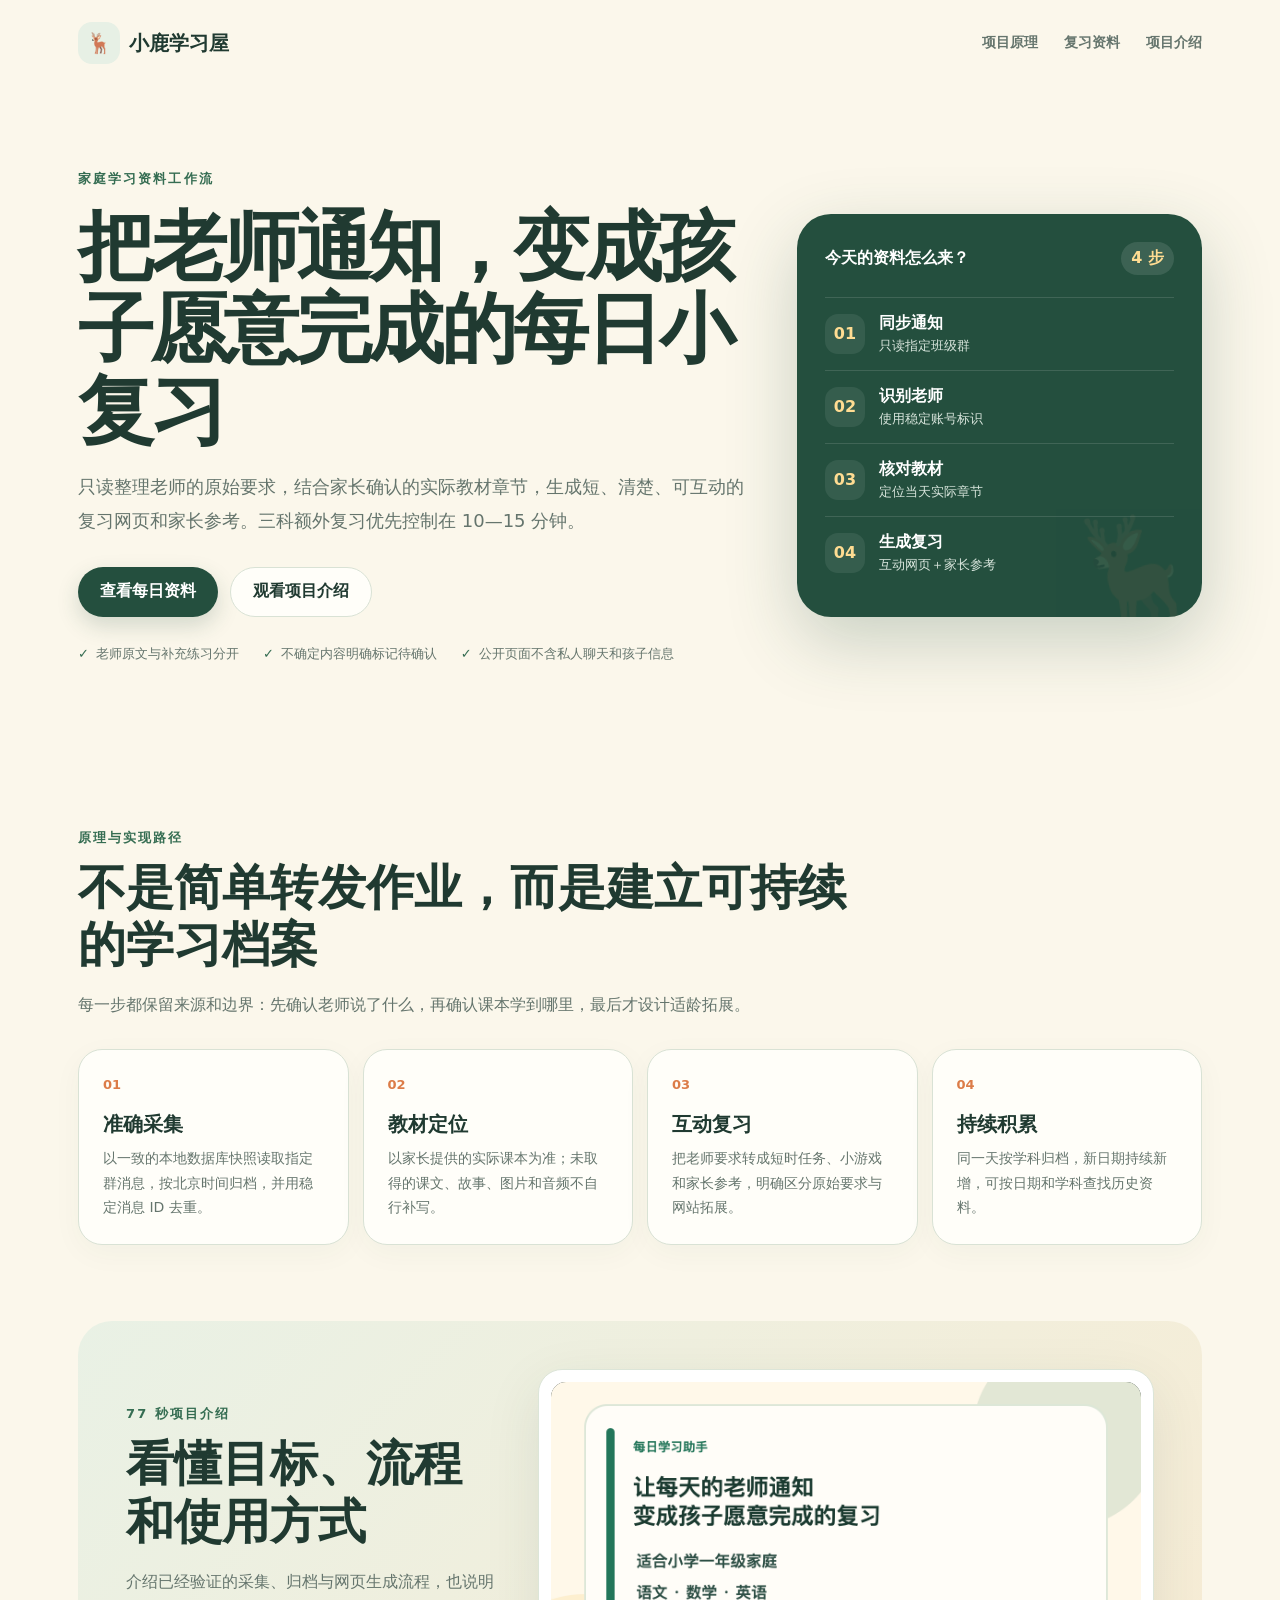
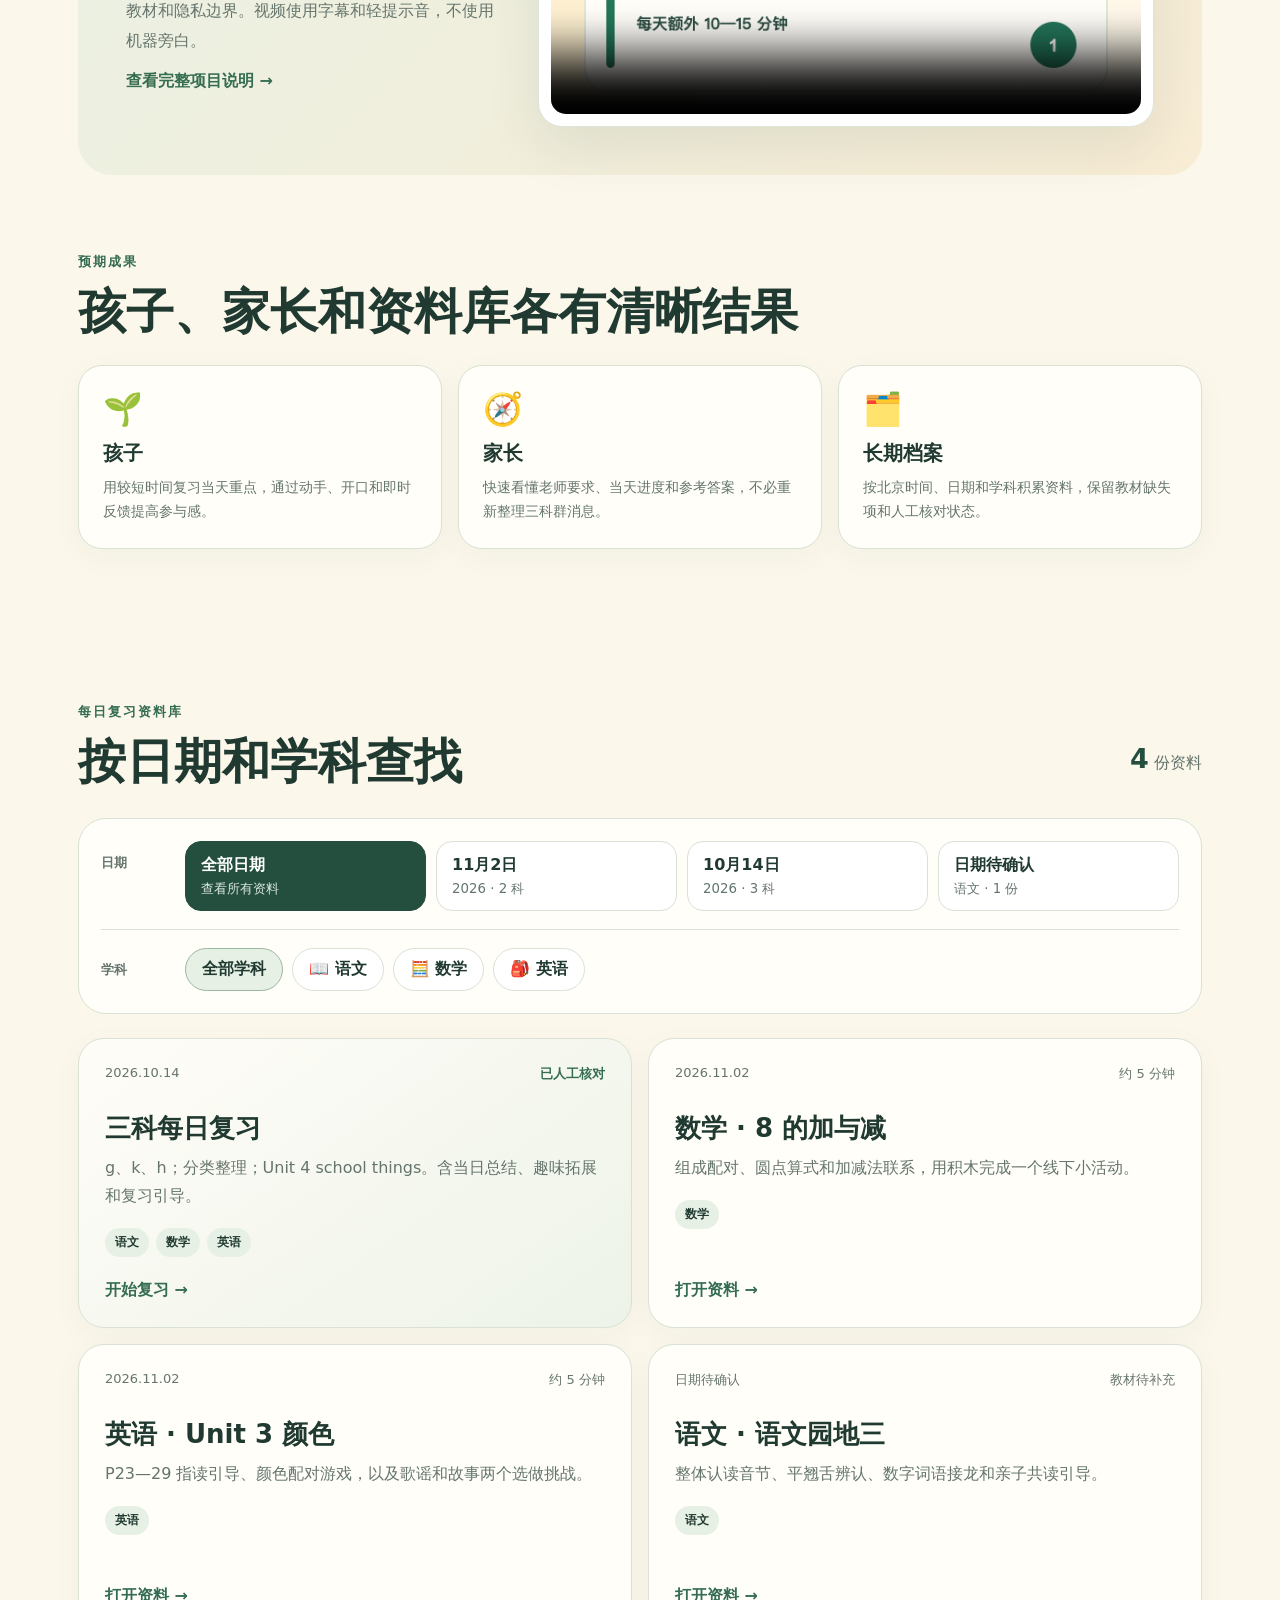
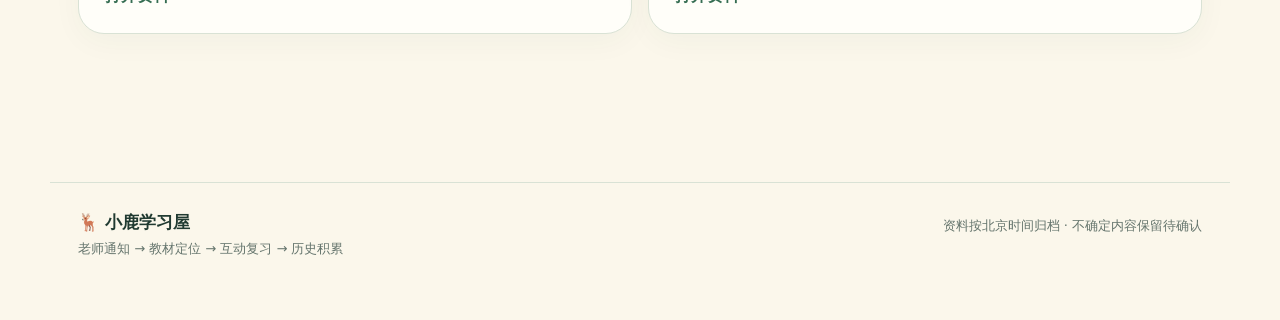
<file: index.html>
<!doctype html>
<html lang="zh-CN">
<head>
  <meta charset="utf-8"><meta name="viewport" content="width=device-width,initial-scale=1">
  <meta name="description" content="小鹿学习屋把老师通知、实际教材进度和适龄互动练习整理成每天10—15分钟的家庭复习资料。">
  <title>小鹿学习屋 · 每日学习助手</title>
  <link rel="stylesheet" href="assets/site.css">
</head>
<body class="library-home">
<header class="home-nav">
  <a class="site-brand" href="./"><span>🦌</span><span>小鹿学习屋</span></a>
  <nav aria-label="首页导航"><a href="#how">项目原理</a><a href="#library">复习资料</a><a href="about-project.html">项目介绍</a></nav>
</header>
<main>
  <section class="hero">
    <div class="hero-copy">
      <span class="eyebrow">家庭学习资料工作流</span>
      <h1>把老师通知，变成孩子愿意完成的每日小复习</h1>
      <p class="lead">只读整理老师的原始要求，结合家长确认的实际教材章节，生成短、清楚、可互动的复习网页和家长参考。三科额外复习优先控制在 10—15 分钟。</p>
      <div class="hero-actions"><a class="primary-action" href="#library">查看每日资料</a><a class="secondary-action" href="#intro-video">观看项目介绍</a></div>
      <ul class="trust-list"><li>老师原文与补充练习分开</li><li>不确定内容明确标记待确认</li><li>公开页面不含私人聊天和孩子信息</li></ul>
    </div>
    <aside class="hero-board" aria-label="每日学习助手流程摘要">
      <div class="board-title"><span>今天的资料怎么来？</span><strong>4 步</strong></div>
      <ol class="mini-flow">
        <li><span>01</span><div><strong>同步通知</strong><small>只读指定班级群</small></div></li>
        <li><span>02</span><div><strong>识别老师</strong><small>使用稳定账号标识</small></div></li>
        <li><span>03</span><div><strong>核对教材</strong><small>定位当天实际章节</small></div></li>
        <li><span>04</span><div><strong>生成复习</strong><small>互动网页＋家长参考</small></div></li>
      </ol>
    </aside>
  </section>

  <section class="section-block" id="how">
    <div class="section-heading"><span class="eyebrow">原理与实现路径</span><h2>不是简单转发作业，而是建立可持续的学习档案</h2><p>每一步都保留来源和边界：先确认老师说了什么，再确认课本学到哪里，最后才设计适龄拓展。</p></div>
    <div class="path-grid">
      <article><span>01</span><h3>准确采集</h3><p>以一致的本地数据库快照读取指定群消息，按北京时间归档，并用稳定消息 ID 去重。</p></article>
      <article><span>02</span><h3>教材定位</h3><p>以家长提供的实际课本为准；未取得的课文、故事、图片和音频不自行补写。</p></article>
      <article><span>03</span><h3>互动复习</h3><p>把老师要求转成短时任务、小游戏和家长参考，明确区分原始要求与网站拓展。</p></article>
      <article><span>04</span><h3>持续积累</h3><p>同一天按学科归档，新日期持续新增，可按日期和学科查找历史资料。</p></article>
    </div>
  </section>

  <section class="video-section" id="intro-video">
    <div class="video-copy"><span class="eyebrow">77 秒项目介绍</span><h2>看懂目标、流程和使用方式</h2><p>介绍已经验证的采集、归档与网页生成流程，也说明教材和隐私边界。视频使用字幕和轻提示音，不使用机器旁白。</p><a href="about-project.html">查看完整项目说明 →</a></div>
    <div class="video-frame"><video controls preload="metadata" poster="assets/daily-learning-assistant-intro-poster.png" aria-label="每日学习助手项目介绍视频"><source src="assets/daily-learning-assistant-intro.mp4" type="video/mp4">当前浏览器不支持视频播放。</video></div>
  </section>

  <section class="outcomes section-block">
    <div class="section-heading compact"><span class="eyebrow">预期成果</span><h2>孩子、家长和资料库各有清晰结果</h2></div>
    <div class="outcome-grid">
      <article><b>🌱</b><h3>孩子</h3><p>用较短时间复习当天重点，通过动手、开口和即时反馈提高参与感。</p></article>
      <article><b>🧭</b><h3>家长</h3><p>快速看懂老师要求、当天进度和参考答案，不必重新整理三科群消息。</p></article>
      <article><b>🗂️</b><h3>长期档案</h3><p>按北京时间、日期和学科积累资料，保留教材缺失项和人工核对状态。</p></article>
    </div>
  </section>

  <section class="library section-block" id="library">
    <div class="library-heading"><div><span class="eyebrow">每日复习资料库</span><h2>按日期和学科查找</h2></div><p><strong id="resultCount">4</strong> 份资料</p></div>
    <div class="filter-panel" aria-label="资料筛选">
      <div class="filter-group"><span class="filter-label">日期</span><div class="filter-cards" role="group" aria-label="按日期筛选">
        <button class="filter-card active" data-date="all" aria-pressed="true"><strong>全部日期</strong><small>查看所有资料</small></button>
        <button class="filter-card" data-date="2026-11-02" aria-pressed="false"><strong>11月2日</strong><small>2026 · 2 科</small></button>
        <button class="filter-card" data-date="2026-10-14" aria-pressed="false"><strong>10月14日</strong><small>2026 · 3 科</small></button>
        <button class="filter-card" data-date="undated" aria-pressed="false"><strong>日期待确认</strong><small>语文 · 1 份</small></button>
      </div></div>
      <div class="filter-group"><span class="filter-label">学科</span><div class="subject-filters" role="group" aria-label="按学科筛选">
        <button class="subject-chip active" data-subject="all" aria-pressed="true">全部学科</button><button class="subject-chip chinese" data-subject="chinese" aria-pressed="false">📖 语文</button><button class="subject-chip math" data-subject="math" aria-pressed="false">🧮 数学</button><button class="subject-chip english" data-subject="english" aria-pressed="false">🎒 英语</button>
      </div></div>
    </div>
    <div class="resource-grid">
      <article class="resource-card featured" data-date="2026-10-14" data-subjects="chinese math english"><div class="card-meta"><time datetime="2026-10-14">2026.10.14</time><span class="verified">已人工核对</span></div><h3>三科每日复习</h3><p>g、k、h；分类整理；Unit 4 school things。含当日总结、趣味拓展和复习引导。</p><div class="subject-tags"><span>语文</span><span>数学</span><span>英语</span></div><a href="review-2026-10-14.html">开始复习 →</a></article>
      <article class="resource-card" data-date="2026-11-02" data-subjects="math"><div class="card-meta"><time datetime="2026-11-02">2026.11.02</time><span>约 5 分钟</span></div><h3>数学 · 8 的加与减</h3><p>组成配对、圆点算式和加减法联系，用积木完成一个线下小活动。</p><div class="subject-tags"><span>数学</span></div><a href="math-2026-11-02.html">打开资料 →</a></article>
      <article class="resource-card" data-date="2026-11-02" data-subjects="english"><div class="card-meta"><time datetime="2026-11-02">2026.11.02</time><span>约 5 分钟</span></div><h3>英语 · Unit 3 颜色</h3><p>P23—29 指读引导、颜色配对游戏，以及歌谣和故事两个选做挑战。</p><div class="subject-tags"><span>英语</span></div><a href="english-2026-11-02.html">打开资料 →</a></article>
      <article class="resource-card" data-date="undated" data-subjects="chinese"><div class="card-meta"><span>日期待确认</span><span>教材待补充</span></div><h3>语文 · 语文园地三</h3><p>整体认读音节、平翘舌辨认、数字词语接龙和亲子共读引导。</p><div class="subject-tags"><span>语文</span></div><a href="chinese-undated.html">打开资料 →</a></article>
    </div>
    <div class="empty-state" id="emptyState" hidden><span>🦌</span><h3>暂时没有符合条件的资料</h3><p>可以换一个日期或学科继续查找。</p><button id="clearFilters">查看全部资料</button></div>
  </section>
</main>
<footer class="site-footer"><div><strong>🦌 小鹿学习屋</strong><p>老师通知 → 教材定位 → 互动复习 → 历史积累</p></div><p>资料按北京时间归档 · 不确定内容保留待确认</p></footer>
<script src="assets/library.js"></script>
</body></html>
</file>
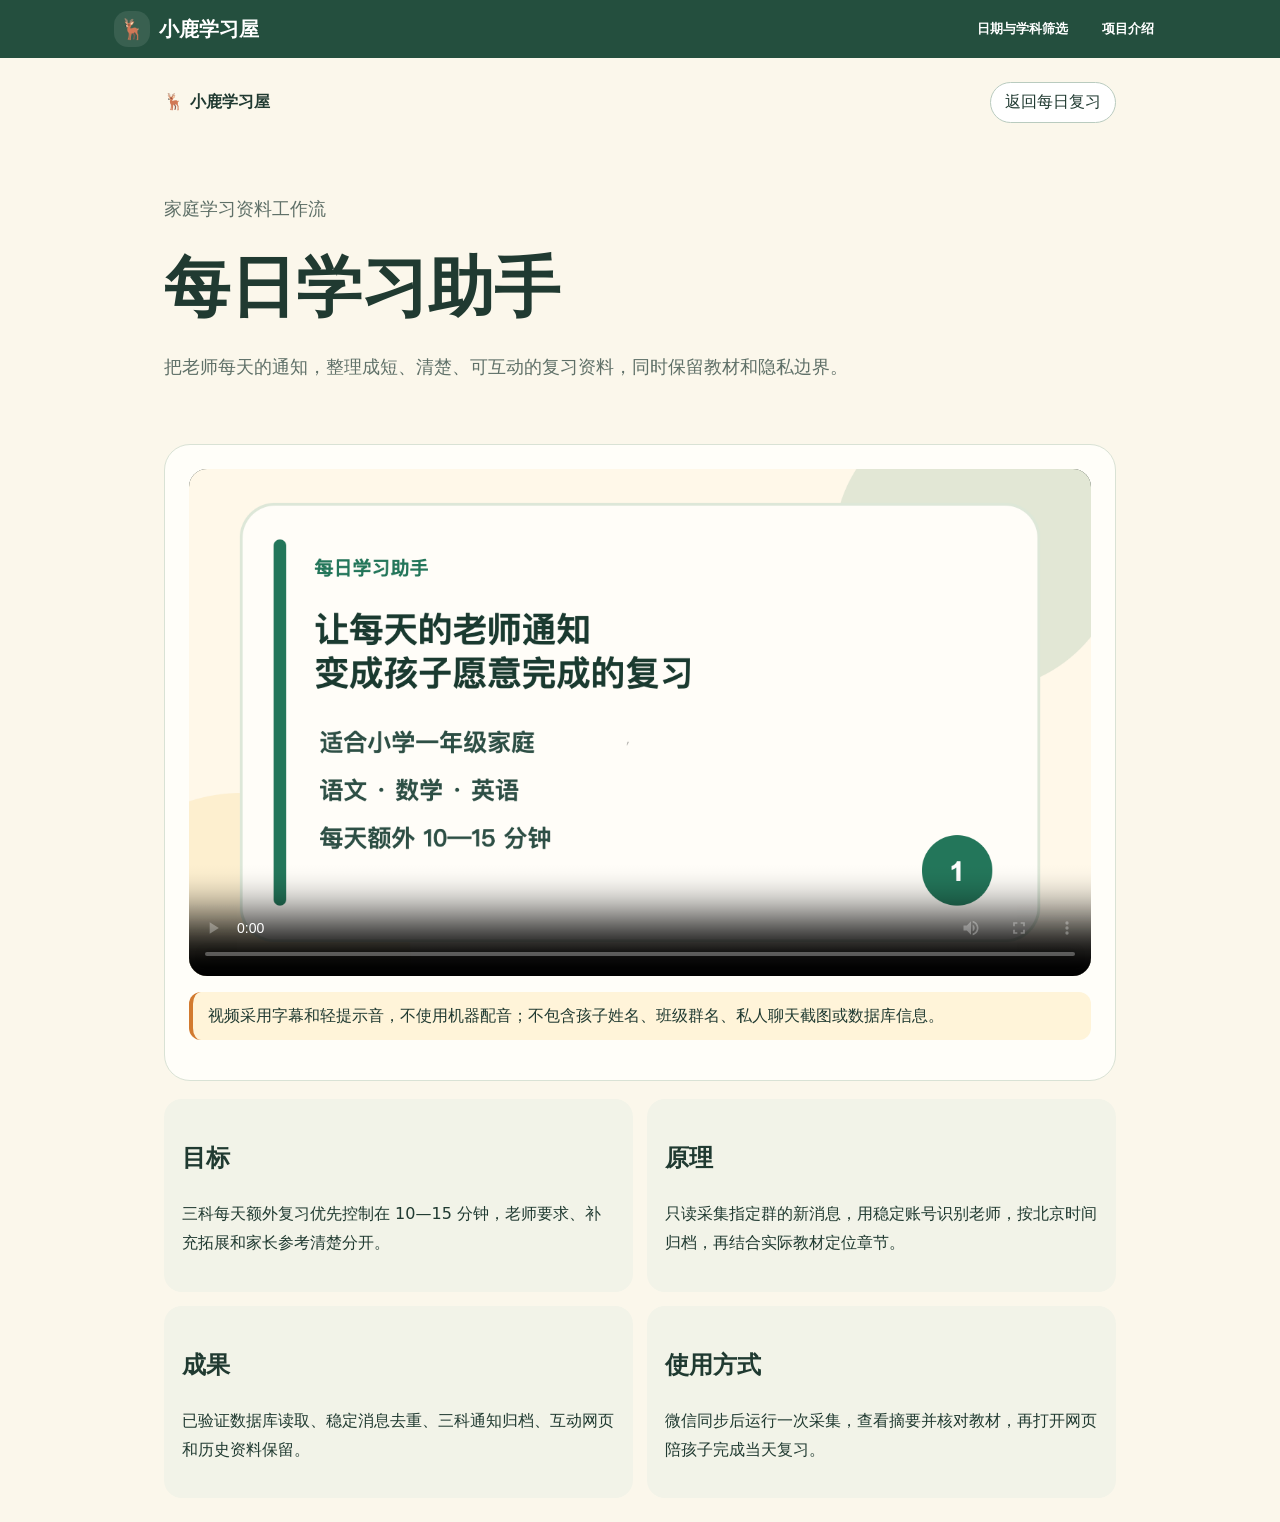
<file: about-project.html>
<!doctype html>
<html lang="zh-CN"><head><meta charset="utf-8"><meta name="viewport" content="width=device-width,initial-scale=1">
<title>每日学习助手 · 项目介绍</title>
<style>
:root{--ink:#203d33;--green:#28755a;--cream:#fff8e8;--paper:#fffdf8;--line:#dce6d7}*{box-sizing:border-box}body{margin:0;background:var(--cream);color:var(--ink);font-family:"PingFang SC",system-ui,sans-serif}main{max-width:1000px;margin:auto;padding:24px}a{color:var(--green)}.top{display:flex;justify-content:space-between;gap:12px;align-items:center}.back{text-decoration:none;border:1px solid #b9cbbf;border-radius:999px;padding:9px 14px;background:#fff}header{padding:52px 0 24px}h1{font-size:clamp(38px,7vw,66px);margin:8px 0}header p{font-size:18px;line-height:1.8;color:#5f7068}.card{background:var(--paper);border:1px solid var(--line);border-radius:26px;padding:24px;margin:18px 0}.card video{display:block;width:100%;height:auto;aspect-ratio:16/9;object-fit:contain;border-radius:18px;background:#16251f}.grid{display:grid;grid-template-columns:repeat(2,1fr);gap:14px}.grid section{background:#f2f3e8;border-radius:18px;padding:18px;line-height:1.8}.note{border-left:4px solid #d27a2f;padding:10px 15px;background:#fff4d9;border-radius:12px;line-height:1.75}@media(max-width:700px){main{padding:16px}.grid{grid-template-columns:1fr}.card{padding:15px}}
</style><link rel="stylesheet" href="assets/site.css"></head><body><main><div class="top"><strong>🦌 小鹿学习屋</strong><a class="back" href="./">返回每日复习</a></div>
<header><p>家庭学习资料工作流</p><h1>每日学习助手</h1><p>把老师每天的通知，整理成短、清楚、可互动的复习资料，同时保留教材和隐私边界。</p></header>
<section class="card"><video controls preload="metadata" poster="assets/daily-learning-assistant-intro-poster.png" aria-label="每日学习助手项目介绍视频"><source src="assets/daily-learning-assistant-intro.mp4" type="video/mp4">当前浏览器不支持视频播放。</video><p class="note">视频采用字幕和轻提示音，不使用机器配音；不包含孩子姓名、班级群名、私人聊天截图或数据库信息。</p></section>
<div class="grid"><section><h2>目标</h2><p>三科每天额外复习优先控制在 10—15 分钟，老师要求、补充拓展和家长参考清楚分开。</p></section><section><h2>原理</h2><p>只读采集指定群的新消息，用稳定账号识别老师，按北京时间归档，再结合实际教材定位章节。</p></section><section><h2>成果</h2><p>已验证数据库读取、稳定消息去重、三科通知归档、互动网页和历史资料保留。</p></section><section><h2>使用方式</h2><p>微信同步后运行一次采集，查看摘要并核对教材，再打开网页陪孩子完成当天复习。</p></section></div>
</main><script src="assets/site-shell.js"></script></body></html>
</file>
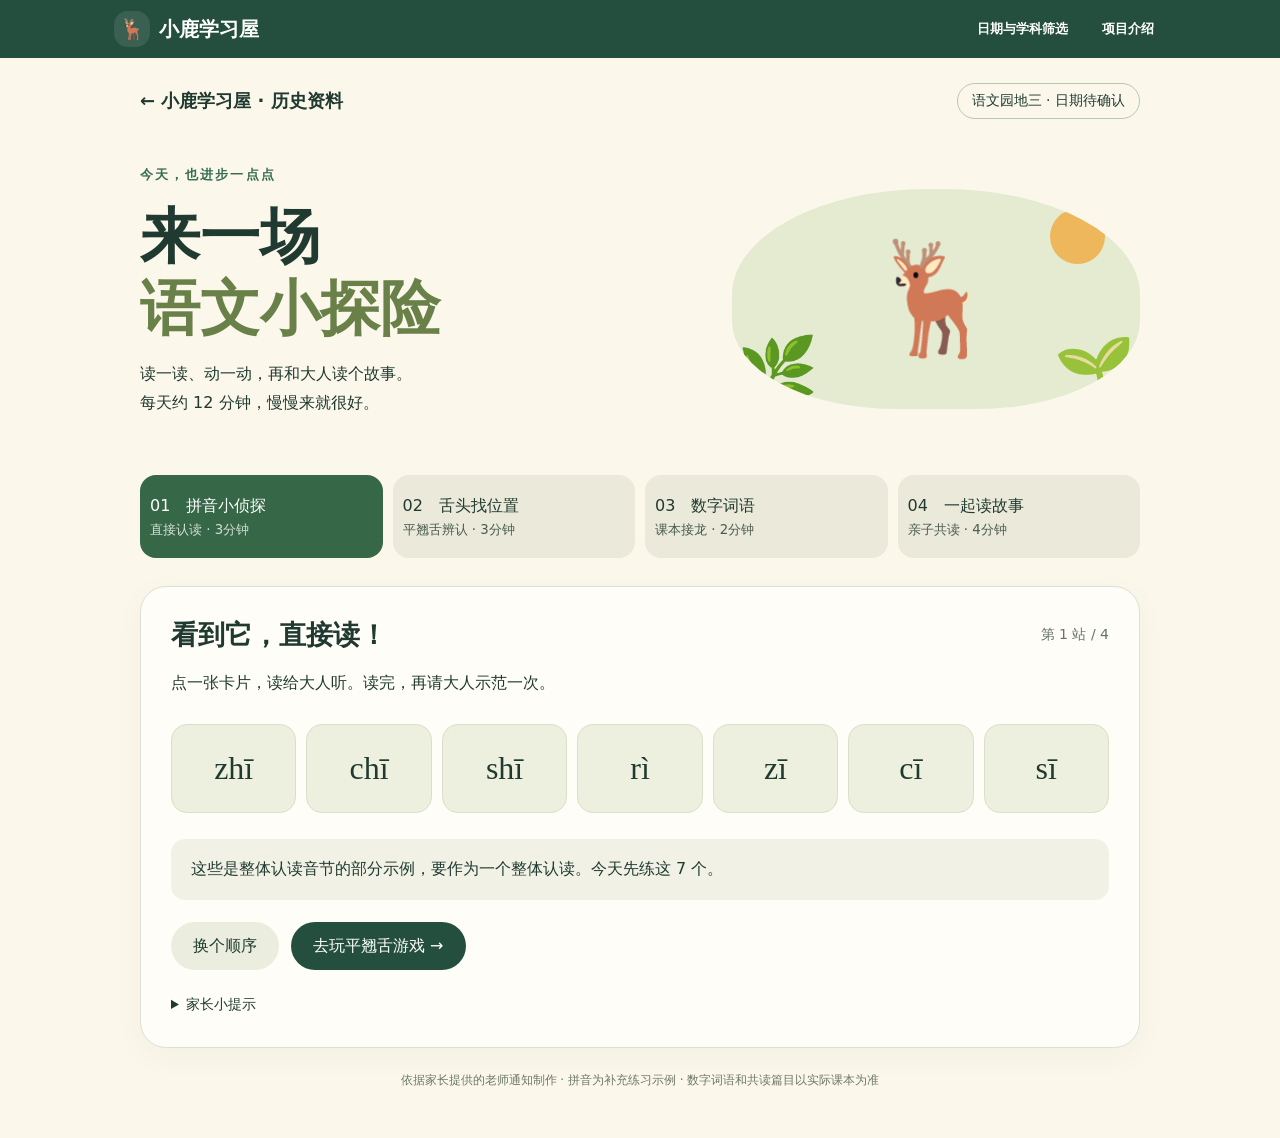
<file: chinese-undated.html>
<!doctype html><html lang="zh-CN"><head><meta charset="UTF-8"><meta name="viewport" content="width=device-width,initial-scale=1"><title>小鹿语文探险 · 语文园地三</title><style>
:root{--ink:#233e36;--green:#366747;--cream:#faf6e9;--orange:#e8a552}*{box-sizing:border-box}body{margin:0;background:var(--cream);color:var(--ink);font-family:ui-rounded,'PingFang SC','Microsoft YaHei',sans-serif}button,input,textarea{font:inherit}button{cursor:pointer;border:0}button:focus-visible,input:focus-visible,textarea:focus-visible{outline:3px solid #e4a544;outline-offset:4px}.wrap{max-width:1050px;margin:auto;padding:25px}.top{display:flex;justify-content:space-between;align-items:center;font-size:14px;gap:15px}.brand{font-weight:800;font-size:18px}.pill{border:1px solid #b8c9ac;border-radius:30px;padding:8px 14px}header{display:grid;grid-template-columns:1.4fr 1fr;align-items:center;padding:45px 0 25px;gap:20px}.eyebrow{letter-spacing:3px;font-size:12px;font-weight:700}h1{font-size:clamp(35px,6vw,60px);line-height:1.2;margin:16px 0}h1 span{color:#698149}p{line-height:1.8}.forest{height:220px;position:relative;background:#e4ebd1;border-radius:48% 48% 40% 40%;display:grid;place-items:center;overflow:hidden}.deer{font-size:110px;position:relative;z-index:1}.leaf{position:absolute;font-size:65px;bottom:0}.leaf.a{left:5px}.leaf.b{right:5px}.sun{position:absolute;right:35px;top:20px;width:55px;height:55px;background:#eeb75b;border-radius:50%}.trail{display:grid;grid-template-columns:repeat(4,1fr);gap:10px;margin:16px 0 28px}.trail button{padding:17px 10px;border-radius:16px;color:var(--ink);background:#ebe9d9;text-align:left;line-height:1.7}.trail button.active{background:var(--green);color:white}.trail small{display:block;opacity:.8}.panel{background:#fffdf7;border:1px solid #e5e3d1;border-radius:26px;padding:30px;min-height:350px;box-shadow:0 10px 35px #344d3310}.sectionhead{display:flex;justify-content:space-between;align-items:center;gap:15px}h2{margin:0;font-size:27px}.muted{color:#657368;font-size:14px}.cards{display:grid;grid-template-columns:repeat(7,1fr);gap:10px;margin:26px 0}.sound{background:#eef0df;border:1px solid #d9dfc8;border-radius:16px;font-size:32px;padding:25px 5px;color:var(--ink);font-family:Georgia,serif}.sound.selected{background:#fae2ac;border-color:#cf9d47}.hint{background:#f1f2e5;padding:16px 20px;border-radius:14px;line-height:1.8}.primary,.secondary{padding:13px 22px;border-radius:30px;background:var(--green);color:white;min-height:48px}.secondary{background:#ebeede;color:var(--ink)}.actions{display:flex;gap:12px;flex-wrap:wrap;margin-top:22px}.question{font:76px Georgia,serif;text-align:center;padding:22px}.choices{display:flex;justify-content:center;gap:18px}.choices button{min-width:140px;padding:20px;border-radius:17px;background:#e4ebd1;color:var(--ink);font-size:20px}.choices button:last-child{background:#fae3b9}.feedback{min-height:35px;text-align:center;margin:20px 0 0;line-height:1.6}.dots{display:flex;justify-content:center;gap:7px;margin-top:16px}.dot{height:9px;width:9px;background:#dedfcd;border-radius:50%}.dot.done{background:#66884d}textarea{width:100%;min-height:90px;border:1px solid #c8cfb8;border-radius:12px;padding:14px;background:white;color:var(--ink)}.words{display:flex;flex-wrap:wrap;gap:12px;margin:20px 0}.word{padding:18px;background:#eef0df;border-radius:14px;font-size:24px}.reading{display:grid;grid-template-columns:repeat(3,1fr);gap:16px;margin:25px 0}.reading article{padding:22px;background:#eef0df;border-radius:18px}.reading b{font-size:22px}.reading span{display:block;font-size:32px;margin-bottom:12px}.check{display:block;padding:13px 0;font-size:18px}.check input{width:21px;height:21px;vertical-align:middle;accent-color:var(--green);margin-right:10px}details{margin-top:22px;font-size:14px;line-height:1.8}summary{cursor:pointer}footer{padding:24px 0;text-align:center;font-size:12px;color:#6d7968}.badge{font-size:45px;text-align:center;margin-top:25px}[hidden]{display:none!important}@media(max-width:650px){.wrap{padding:18px}header{grid-template-columns:1fr;padding:28px 0 10px}.forest{display:none}.trail{grid-template-columns:repeat(2,1fr)}.panel{padding:22px 17px}.cards{grid-template-columns:repeat(4,1fr)}.sound{padding:19px 4px;font-size:29px}.reading{grid-template-columns:1fr}.sectionhead{align-items:flex-start}.pill{font-size:12px}.choices button{min-width:115px}}
@media print{.top,.trail,.actions,footer,details{display:none}.panel[hidden]{display:block!important}.panel{break-inside:avoid;margin-bottom:20px;box-shadow:none}header{padding:0}.forest{display:none}.choices{display:none}}
</style><link rel="stylesheet" href="assets/site.css"></head><body><main class="wrap"><div class="top"><a class="brand" href="./" style="color:inherit;text-decoration:none">← 小鹿学习屋 · 历史资料</a><span class="pill">语文园地三 · 日期待确认</span></div><header><div><div class="eyebrow">今天，也进步一点点</div><h1>来一场<br><span>语文小探险</span></h1><p>读一读、动一动，再和大人读个故事。<br>每天约 12 分钟，慢慢来就很好。</p></div><div class="forest" aria-hidden="true"><i class="sun"></i><div class="deer">🦌</div><span class="leaf a">🌿</span><span class="leaf b">🌱</span></div></header><nav class="trail" aria-label="复习关卡"><button class="active" data-tab="0">01　拼音小侦探<small>直接认读 · 3分钟</small></button><button data-tab="1">02　舌头找位置<small>平翘舌辨认 · 3分钟</small></button><button data-tab="2">03　数字词语<small>课本接龙 · 2分钟</small></button><button data-tab="3">04　一起读故事<small>亲子共读 · 4分钟</small></button></nav>
<section class="panel" id="panel0"><div class="sectionhead"><h2>看到它，直接读！</h2><span class="muted">第 1 站 / 4</span></div><p>点一张卡片，读给大人听。读完，再请大人示范一次。</p><div class="cards" id="sounds"></div><div class="hint" id="soundHint" aria-live="polite">这些是整体认读音节的部分示例，要作为一个整体认读。今天先练这 7 个。</div><div class="actions"><button class="secondary" id="shuffle">换个顺序</button><button class="primary" data-next="1">去玩平翘舌游戏 →</button></div><details><summary>家长小提示</summary>卡片全部使用第一声，方便比较；实际复习仍以课本为准。不要拆成声母、韵母逐个拼。浏览器合成语音可能把拼音读成英文或字母，因此本页不使用合成拼音发音，请家长示范或搭配教材官方音频。</details></section>
<section class="panel" id="panel1" hidden><div class="sectionhead"><h2>舌头找位置</h2><span class="muted" id="count">第 1 题 / 6</span></div><p>先读出来，再选择：这是平舌音，还是翘舌音？</p><div id="question" class="question"></div><div class="choices"><button data-answer="flat">👏 平舌音</button><button data-answer="curl">🙆 翘舌音</button></div><div id="feedback" class="feedback" aria-live="polite"></div><div class="dots" id="dots"></div><div class="actions"><button class="secondary" id="again">重新玩</button><button class="primary" id="nextQuestion" hidden>下一题 →</button><button class="primary" id="toWords" data-next="2" hidden>去玩数字词语 →</button></div><details><summary>家长小提示</summary>平舌声母：z、c、s；翘舌声母：zh、ch、sh、r。这个小游戏检查的是辨认，孩子是否读准还需要大人听一听。读错时耐心示范一次。</details></section>
<section class="panel" id="panel2" hidden><div class="sectionhead"><h2>数字藏在哪里？</h2><span class="muted">第 3 站 / 4</span></div><p>打开课本“日积月累”，读一遍含数字的词语，再用手指出数字。</p><div class="hint">📖 请搭配孩子的课本。本页尚未收到对应页面，不预填或猜测教材词语。</div><details open><summary>家长准备：输入课本词语，生成接龙卡片</summary><p class="muted">每行一个词语。仅保留在当前页面，刷新后清空。</p><textarea id="wordInput" aria-label="课本数字词语，每行一个" placeholder="请把课本中的词语逐行填在这里"></textarea><div class="actions"><button id="makeWords" class="secondary">生成卡片</button><button id="hideWords" class="secondary">遮住／显示后半部分</button></div></details><div class="words" id="words" aria-live="polite"></div><p>① 看着读　→　② 大人说前半，孩子接后半　→　③ 合书背一背</p><div class="actions"><button class="primary" data-next="3">一起读个故事 →</button></div></section>
<section class="panel" id="panel3" hidden><div class="sectionhead"><h2>和大人一起读</h2><span class="muted">第 4 站 / 4</span></div><p>拿出课本对应篇目，找个舒服的位置，和大人坐在一起。</p><div class="reading"><article><span>👂</span><b>先听一小段</b><p>大人读，孩子听。会读的地方，可以接一句。</p></article><article><span>💬</span><b>说说记住的</b><p>“我记住了……”<br>用自己的话说一句就好。</p></article><article><span>💛</span><b>聊聊喜欢的</b><p>“我最喜欢……，因为……”<br>也可以指着图说。</p></article></div><div class="hint">不会的字请大人帮忙读。享受故事，不用每个字都考一遍。</div><h3>今天，我做到了</h3><label class="check"><input type="checkbox" class="achievement">我练习了整体认读音节</label><label class="check"><input type="checkbox" class="achievement">我试着分清平舌音和翘舌音</label><label class="check"><input type="checkbox" class="achievement">我读了词语，也和大人读了故事</label><div class="badge" id="badge" hidden>🌟 今天的小探险完成啦！</div><div class="actions"><button class="secondary" id="print">打印复习内容</button><button class="primary" data-next="0">回到第一站</button></div></section><footer>依据家长提供的老师通知制作 · 拼音为补充练习示例 · 数字词语和共读篇目以实际课本为准</footer></main>
<script>
const syllables=['zhī','chī','shī','rì','zī','cī','sī'];
function showTab(n){document.querySelectorAll('.panel').forEach((e,i)=>e.hidden=i!==n);document.querySelectorAll('[data-tab]').forEach(e=>{let active=+e.dataset.tab===n;e.classList.toggle('active',active);e.setAttribute('aria-current',active?'step':'false')});}
document.querySelectorAll('[data-tab]').forEach(b=>b.onclick=()=>showTab(+b.dataset.tab));document.querySelectorAll('[data-next]').forEach(b=>b.onclick=()=>showTab(+b.dataset.next));
function renderSounds(arr){const box=document.getElementById('sounds');box.replaceChildren();arr.forEach(s=>{let b=document.createElement('button');b.className='sound';b.textContent=s;b.onclick=()=>{box.querySelectorAll('button').forEach(x=>x.classList.remove('selected'));b.classList.add('selected');document.getElementById('soundHint').textContent='请读：'+s+'。读完请大人听一听，再试着直接认读。'};box.append(b)})}renderSounds(syllables);
function mix(a){return a.map(x=>({x,r:Math.random()})).sort((a,b)=>a.r-b.r).map(v=>v.x)}document.getElementById('shuffle').onclick=()=>renderSounds(mix(syllables));
let quiz=[],index=0,solved=false;function reset(){quiz=mix([{s:'zī',a:'flat'},{s:'zhī',a:'curl'},{s:'cī',a:'flat'},{s:'chī',a:'curl'},{s:'sī',a:'flat'},{s:'shī',a:'curl'}]);index=0;renderQuestion()}
function renderQuestion(){solved=false;document.getElementById('question').textContent=quiz[index].s;document.getElementById('count').textContent='第 '+(index+1)+' 题 / 6';document.getElementById('feedback').textContent='';document.getElementById('nextQuestion').hidden=true;document.getElementById('toWords').hidden=true;document.querySelectorAll('[data-answer]').forEach(b=>b.disabled=false);renderDots()}
function renderDots(){document.getElementById('dots').innerHTML=quiz.map((_,i)=>'<span class="dot '+(i<index||i===index&&solved?'done':'')+'"></span>').join('')}
document.querySelectorAll('[data-answer]').forEach(b=>b.onclick=()=>{if(solved)return;let q=quiz[index];if(b.dataset.answer===q.a){solved=true;document.getElementById('feedback').textContent='答对啦！'+q.s+' 属于'+(q.a==='flat'?'平舌音，拍一下手 👏':'翘舌音，摸一下头 🙆');document.querySelectorAll('[data-answer]').forEach(x=>x.disabled=true);document.getElementById(index===5?'toWords':'nextQuestion').hidden=false;renderDots()}else{document.getElementById('feedback').textContent='再看看声母：z、c、s 是平舌音，zh、ch、sh、r 是翘舌音。再试一次。'}});
document.getElementById('nextQuestion').onclick=()=>{if(index<5){index++;renderQuestion()}};document.getElementById('again').onclick=reset;reset();
let words=[],masked=false;function renderWords(){let box=document.getElementById('words');box.replaceChildren();words.forEach(w=>{let e=document.createElement('div');e.className='word';let chars=Array.from(w),mid=Math.ceil(chars.length/2);e.textContent=masked?chars.slice(0,mid).join('')+' ···':w;box.append(e)})}document.getElementById('makeWords').onclick=()=>{words=document.getElementById('wordInput').value.split(/\n/).map(x=>x.trim()).filter(Boolean).slice(0,30);masked=false;renderWords()};document.getElementById('hideWords').onclick=()=>{masked=!masked;renderWords()};document.querySelectorAll('.achievement').forEach(c=>c.onchange=()=>document.getElementById('badge').hidden=![...document.querySelectorAll('.achievement')].every(x=>x.checked));document.getElementById('print').onclick=()=>window.print();
</script><script src="assets/site-shell.js"></script></body></html>
</file>
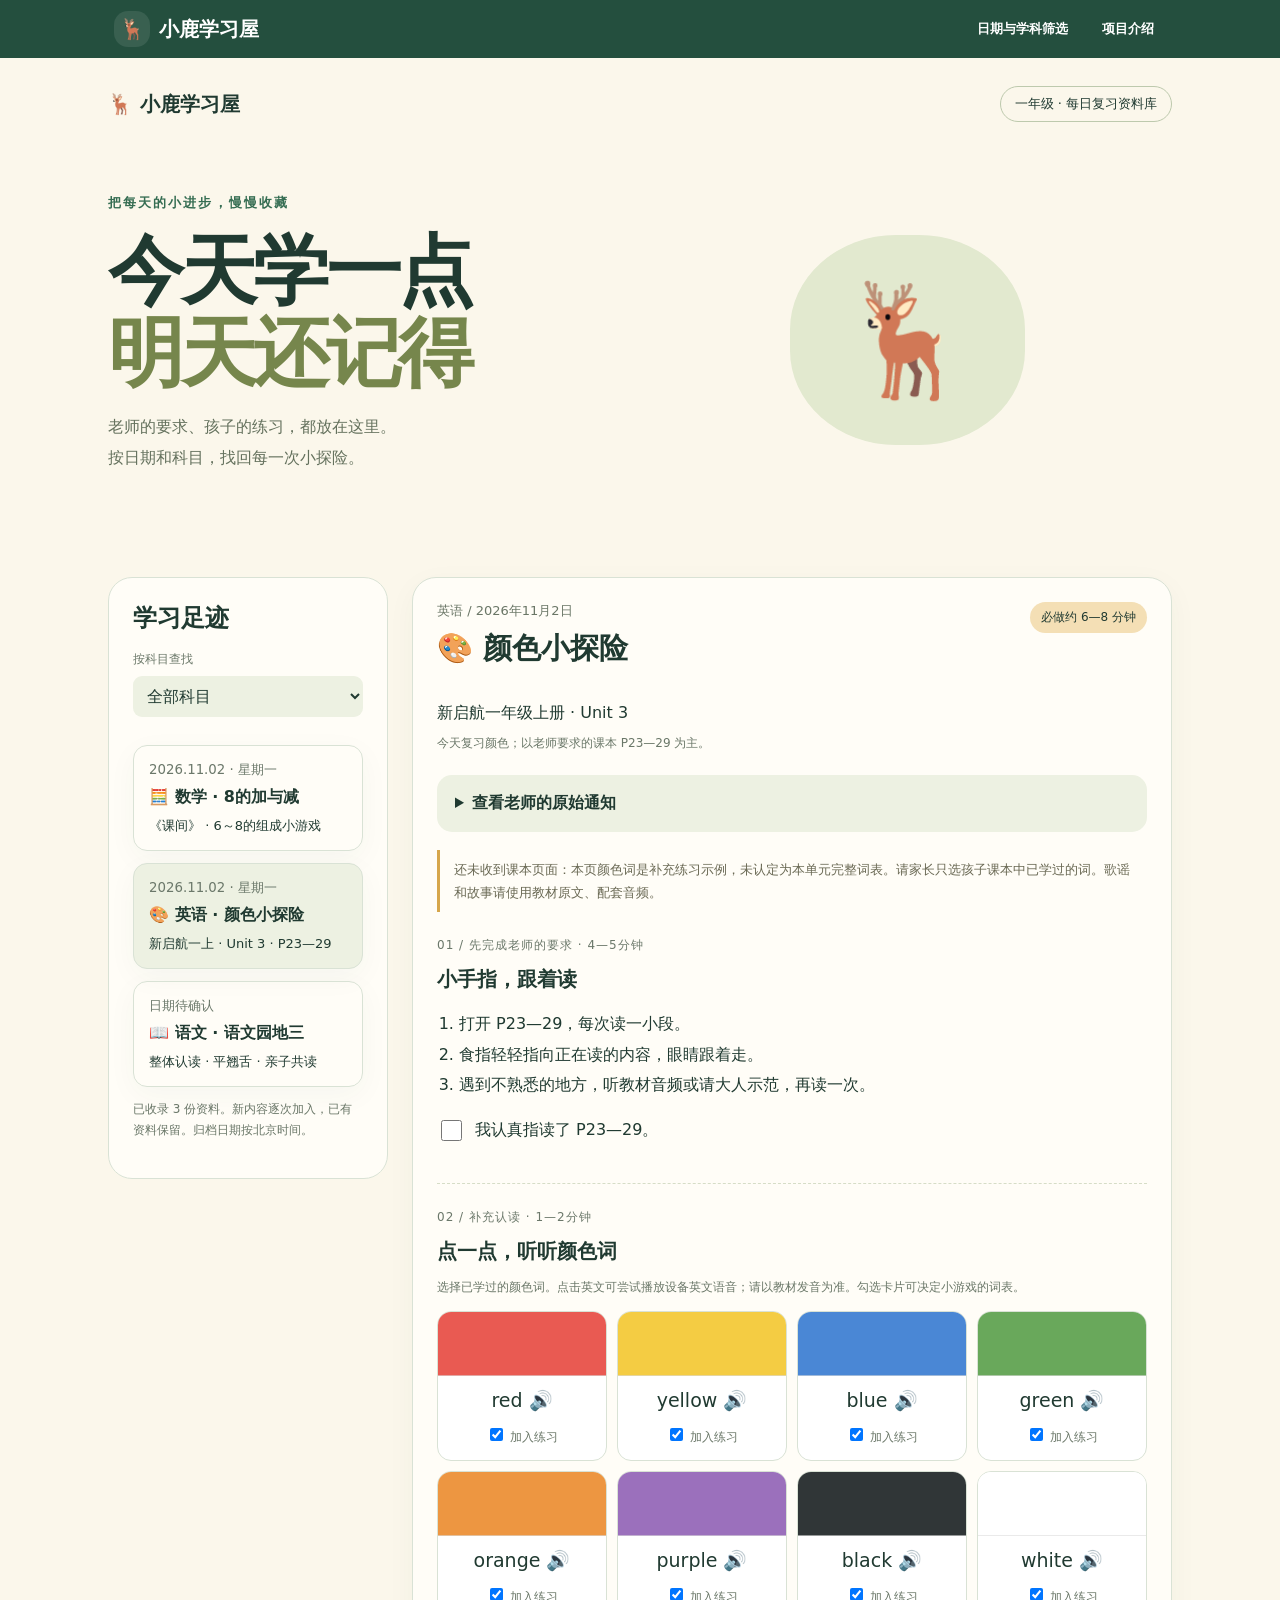
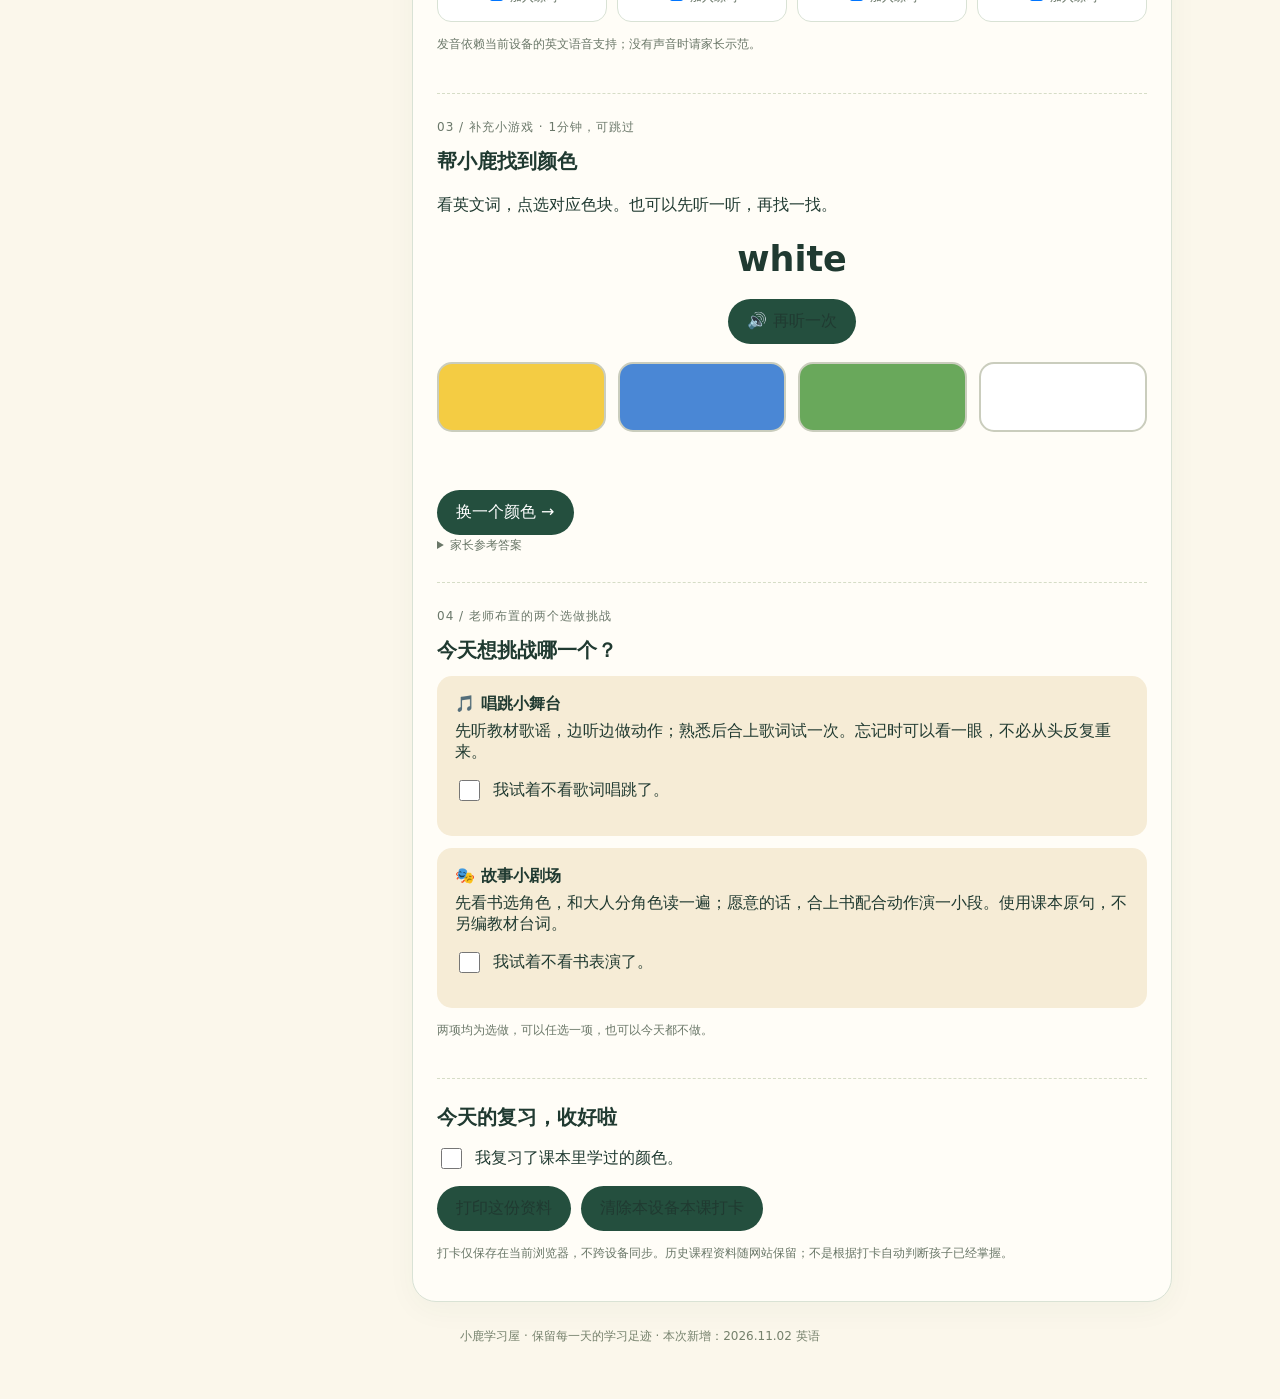
<file: english-2026-11-02.html>
<!doctype html><html lang="zh-CN"><head><meta charset="UTF-8"><meta name="viewport" content="width=device-width, initial-scale=1"><title>小鹿学习屋 · 每日复习资料库</title><style>
:root{--ink:#243e35;--green:#356749;--cream:#faf6e9;--line:#e1e4d2;--pale:#edf1e2}*{box-sizing:border-box}body{margin:0;background:var(--cream);color:var(--ink);font-family:'PingFang SC',system-ui,sans-serif}button,input,select{font:inherit}button,a{touch-action:manipulation}button{cursor:pointer;border:0}button:focus-visible,a:focus-visible,select:focus-visible{outline:3px solid #d79434;outline-offset:4px}a{color:inherit}main{max-width:1120px;margin:auto;padding:28px}.top{display:flex;justify-content:space-between;align-items:center;gap:16px}.brand{font-size:20px;font-weight:800;text-decoration:none}.tag{border:1px solid #bdc9ad;border-radius:30px;padding:8px 14px;font-size:13px}.hero{display:flex;justify-content:space-between;align-items:center;gap:30px;padding:46px 0 30px}.eyebrow{letter-spacing:3px;font-size:12px;font-weight:700}h1{font-size:clamp(36px,6vw,59px);margin:13px 0;line-height:1.25}h1 span{color:#76864c}.hero p{color:#64715d;line-height:1.9}.illustration{background:#e2e9cf;border-radius:45%;width:235px;height:210px;display:grid;place-items:center;font-size:110px;flex-shrink:0}.layout{display:grid;grid-template-columns:280px minmax(0,1fr);gap:24px}.archive,.lesson{background:#fffdf7;border:1px solid var(--line);border-radius:24px;padding:24px}.archive{align-self:start;position:sticky;top:20px}h2{font-size:24px;margin:0 0 14px}h3{font-size:20px;margin:0 0 12px}p{line-height:1.8}.archive select{width:100%;padding:10px;background:var(--pale);border:0;border-radius:9px;color:var(--ink);margin:5px 0 16px}.record{display:block;text-decoration:none;border:1px solid var(--line);border-radius:14px;padding:15px;margin:12px 0}.record.active{border-color:var(--green);background:var(--pale)}.record small{display:block;color:#6b786a;margin-bottom:8px}.record strong{display:block;margin-bottom:7px}.record span{font-size:13px}.mini{font-size:12px;color:#6a7768;line-height:1.8}.back{display:inline-block;margin-bottom:15px;text-decoration:none;font-size:14px;color:var(--green)}.lessonhead{display:flex;justify-content:space-between;gap:10px;align-items:start}.date{font-size:13px;color:#6a7666}.lesson h2{font-size:29px;margin-top:9px}.label{font-size:12px;background:#f4dfb5;padding:7px 11px;border-radius:20px;white-space:nowrap}.teacher{background:var(--pale);border-radius:15px;padding:18px;margin:18px 0}.teacher p{margin:8px 0}.teacher summary{font-weight:700;cursor:pointer}.original{white-space:pre-wrap;font-size:14px;line-height:1.9}.notice{border-left:3px solid #d6a64b;padding:8px 14px;color:#6a6954;font-size:13px;line-height:1.8}.activity{padding:25px 0;border-bottom:1px dashed #d6ddc7}.meta{font-size:12px;color:#6b786a;margin-bottom:12px;letter-spacing:1px}.colors{display:grid;grid-template-columns:repeat(4,1fr);gap:10px}.colorcard{border:1px solid var(--line);border-radius:14px;background:white;overflow:hidden}.swatch{height:64px;border-bottom:1px solid #ddd9;display:block}.colorcard button{width:100%;padding:13px 5px;background:transparent;color:var(--ink);font-size:19px}.colorcard small{display:block;text-align:center;font-size:12px;color:#697463;padding-bottom:10px}.row{display:flex;gap:10px;flex-wrap:wrap;align-items:center}.btn{border-radius:25px;padding:12px 19px;background:var(--green);color:white;min-height:45px}.btn.light{background:var(--pale);color:var(--ink)}.prompt{font-size:35px;text-align:center;margin:20px 0;font-weight:750}.answers{display:grid;grid-template-columns:repeat(4,1fr);gap:12px}.answer{height:70px;border-radius:15px;border:2px solid #cacdbd}.feedback{text-align:center;min-height:28px;margin:15px 0;color:var(--green);line-height:1.7}.steps{padding-left:22px;line-height:1.9}.challenge{background:#f6ecd6;padding:18px;border-radius:15px;margin:12px 0}.challenge strong{display:block;margin-bottom:6px}.check{display:flex;gap:10px;line-height:1.8;margin:13px 0}.check input{width:21px;height:21px;accent-color:var(--green);flex-shrink:0;margin-top:4px}.done{background:#e5edcd;border-radius:16px;padding:20px;text-align:center;font-size:20px;margin:18px 0}.foot{font-size:12px;color:#75816c;text-align:center;margin:26px 0}.empty{padding:15px;color:#76816c}[hidden]{display:none!important}@media(max-width:800px){main{padding:18px}.hero{padding:30px 0 15px}.illustration{width:150px;height:150px;font-size:80px}.layout{grid-template-columns:1fr}.archive{position:static}.archive h2{font-size:20px}.records{display:flex;gap:10px}.record{flex:1;margin:0}.archive select{max-width:200px}.lesson{padding:20px}.colors{grid-template-columns:repeat(4,1fr)}}@media(max-width:480px){.illustration{display:none}.colors{grid-template-columns:repeat(2,1fr)}.lessonhead{display:block}.label{display:inline-block}.answers{grid-template-columns:repeat(2,1fr)}.records{display:block}.record{margin:9px 0}}@media print{.top,.hero,.archive,.btn,.answers,.colors,.foot{display:none}.layout{display:block}.lesson{border:0}.activity{break-inside:avoid}details .original{display:block}.lessonhead{display:block}}
</style><link rel="stylesheet" href="assets/site.css"></head><body><main><div class="top"><a class="brand" href="./">🦌 小鹿学习屋</a><span class="tag">一年级 · 每日复习资料库</span></div><header class="hero"><div><div class="eyebrow">把每天的小进步，慢慢收藏</div><h1>今天学一点<br><span>明天还记得</span></h1><p>老师的要求、孩子的练习，都放在这里。<br>按日期和科目，找回每一次小探险。</p></div><div class="illustration" aria-hidden="true">🦌</div></header><div class="layout"><aside class="archive"><h2>学习足迹</h2><label for="subject" class="mini">按科目查找</label><select id="subject"><option value="all">全部科目</option><option value="english">英语</option><option value="math">数学</option><option value="chinese">语文</option></select><div class="records"><a href="math-2026-11-02.html#lesson" class="record" data-subject="math"><small>2026.11.02 · 星期一</small><strong>🧮 数学 · 8的加与减</strong><span>《课间》 · 6～8的组成小游戏</span></a><a href="english-2026-11-02.html#lesson" class="record active" data-subject="english"><small>2026.11.02 · 星期一</small><strong>🎨 英语 · 颜色小探险</strong><span>新启航一上 · Unit 3 · P23—29</span></a><a href="chinese-undated.html" class="record" data-subject="chinese"><small>日期待确认</small><strong>📖 语文 · 语文园地三</strong><span>整体认读 · 平翘舌 · 亲子共读</span></a></div><p class="mini">已收录 3 份资料。新内容逐次加入，已有资料保留。归档日期按北京时间。</p></aside><article class="lesson" id="lesson"><div class="lessonhead"><div><div class="date">英语 / 2026年11月2日</div><h2>🎨 颜色小探险</h2></div><span class="label">必做约 6—8 分钟</span></div><p>新启航一年级上册 · Unit 3<br><span class="mini">今天复习颜色；以老师要求的课本 P23—29 为主。</span></p><details class="teacher"><summary>查看老师的原始通知</summary><div class="original">❤️今日英语❤️11.2
今天我们复习了【新启航一上】Unit3 颜色的内容

📖复习建议:
1️⃣读一读，记一记
❤️朗读指读P23-29内容，注意指读习惯
❤️选做1：🉑挑战不看歌词将歌谣唱跳出来
❤️选做2：🉑挑战不看书将故事表演出来</div></details><div class="notice">还未收到课本页面：本页颜色词是补充练习示例，未认定为本单元完整词表。请家长只选孩子课本中已学过的词。歌谣和故事请使用教材原文、配套音频。</div>
<section class="activity"><div class="meta">01 / 先完成老师的要求 · 4—5分钟</div><h3>小手指，跟着读</h3><ol class="steps"><li>打开 P23—29，每次读一小段。</li><li>食指轻轻指向正在读的内容，眼睛跟着走。</li><li>遇到不熟悉的地方，听教材音频或请大人示范，再读一次。</li></ol><label class="check"><input type="checkbox" data-save="point-read">我认真指读了 P23—29。</label></section>
<section class="activity"><div class="meta">02 / 补充认读 · 1—2分钟</div><h3>点一点，听听颜色词</h3><p class="mini">选择已学过的颜色词。点击英文可尝试播放设备英文语音；请以教材发音为准。勾选卡片可决定小游戏的词表。</p><div class="colors" id="colors"></div><p id="audioStatus" class="mini" aria-live="polite">发音依赖当前设备的英文语音支持；没有声音时请家长示范。</p></section>
<section class="activity"><div class="meta">03 / 补充小游戏 · 1分钟，可跳过</div><h3>帮小鹿找到颜色</h3><p>看英文词，点选对应色块。也可以先听一听，再找一找。</p><div class="prompt" id="quizWord"></div><div class="row" style="justify-content:center"><button class="btn light" id="listen">🔊 再听一次</button></div><div class="answers" id="answers" style="margin-top:18px"></div><div id="feedback" class="feedback" aria-live="polite"></div><div class="row"><button class="btn" id="next">换一个颜色 →</button><span id="score" class="mini"></span></div><details><summary class="mini">家长参考答案</summary><p class="mini">red 红色；yellow 黄色；blue 蓝色；green 绿色；orange 橙色；purple 紫色；black 黑色；white 白色。词表为补充示例，以教材实际内容为准。</p></details></section>
<section class="activity"><div class="meta">04 / 老师布置的两个选做挑战</div><h3>今天想挑战哪一个？</h3><div class="challenge"><strong>🎵 唱跳小舞台</strong>先听教材歌谣，边听边做动作；熟悉后合上歌词试一次。忘记时可以看一眼，不必从头反复重来。<label class="check"><input type="checkbox" data-save="song">我试着不看歌词唱跳了。</label></div><div class="challenge"><strong>🎭 故事小剧场</strong>先看书选角色，和大人分角色读一遍；愿意的话，合上书配合动作演一小段。使用课本原句，不另编教材台词。<label class="check"><input type="checkbox" data-save="story">我试着不看书表演了。</label></div><p class="mini">两项均为选做，可以任选一项，也可以今天都不做。</p></section>
<section style="padding-top:25px"><h3>今天的复习，收好啦</h3><label class="check"><input type="checkbox" data-save="color-review">我复习了课本里学过的颜色。</label><div class="done" id="done" hidden>🌟 指读完成，今天也有小进步！</div><div class="row"><button class="btn light" id="print">打印这份资料</button><button class="btn light" id="reset">清除本设备本课打卡</button></div><p class="mini">打卡仅保存在当前浏览器，不跨设备同步。历史课程资料随网站保留；不是根据打卡自动判断孩子已经掌握。</p></section></article></div><footer class="foot">小鹿学习屋 · 保留每一天的学习足迹 · 本次新增：2026.11.02 英语</footer></main><script>
const palette=[{w:'red',zh:'红色',c:'#e95a52'},{w:'yellow',zh:'黄色',c:'#f4cc43'},{w:'blue',zh:'蓝色',c:'#4a87d5'},{w:'green',zh:'绿色',c:'#69a85b'},{w:'orange',zh:'橙色',c:'#ed9641'},{w:'purple',zh:'紫色',c:'#9b70bc'},{w:'black',zh:'黑色',c:'#303637'},{w:'white',zh:'白色',c:'#ffffff'}];
let selected=new Set(palette.map(x=>x.w)),current=null,locked=false,correct=0;
function say(word){const status=document.getElementById('audioStatus');if(!('speechSynthesis'in window)){status.textContent='此浏览器暂不支持发音，请家长或教材音频示范。';return}speechSynthesis.cancel();const u=new SpeechSynthesisUtterance(word);u.lang='en-US';u.rate=.78;const v=speechSynthesis.getVoices().find(x=>x.lang==='en-US')||speechSynthesis.getVoices().find(x=>x.lang.startsWith('en'));if(v)u.voice=v;u.onerror=()=>status.textContent='本次发音未成功，请使用教材音频或家长示范。';speechSynthesis.speak(u);status.textContent='正在尝试播放：'+word+'。听不到时可使用教材音频。'}
function mix(a){return [...a].sort(()=>Math.random()-.5)}
const box=document.getElementById('colors');palette.forEach(p=>{const card=document.createElement('div');card.className='colorcard';const sw=document.createElement('span');sw.className='swatch';sw.style.background=p.c;const b=document.createElement('button');b.textContent=p.w+' 🔊';b.setAttribute('aria-label','播放 '+p.w);b.onclick=()=>say(p.w);const label=document.createElement('label');label.className='mini';label.style.cssText='display:block;text-align:center;padding:0 0 12px';const cb=document.createElement('input');cb.type='checkbox';cb.checked=true;cb.setAttribute('aria-label','练习 '+p.w);cb.onchange=()=>{if(cb.checked)selected.add(p.w);else selected.delete(p.w);newQuestion()};label.append(cb,document.createTextNode(' 加入练习'));card.append(sw,b,label);box.append(card)});
function newQuestion(){const pool=palette.filter(p=>selected.has(p.w));document.getElementById('feedback').textContent='';const answers=document.getElementById('answers');answers.replaceChildren();locked=false;if(!pool.length){current=null;document.getElementById('quizWord').textContent='先选一个已学过的颜色';document.getElementById('listen').disabled=true;return}document.getElementById('listen').disabled=false;current=pool[Math.floor(Math.random()*pool.length)];document.getElementById('quizWord').textContent=current.w;const options=mix([current,...mix(pool.filter(x=>x!==current)).slice(0,3)]);options.forEach(p=>{const b=document.createElement('button');b.className='answer';b.style.background=p.c;b.setAttribute('aria-label',p.zh+'色块');b.onclick=()=>{if(locked)return;if(p.w===current.w){locked=true;correct++;document.getElementById('feedback').textContent='找对啦！'+current.w+' 是'+current.zh+'。';document.getElementById('score').textContent='已找对 '+correct+' 次';}else document.getElementById('feedback').textContent='再试一次，也可以请大人读一读这个词。'};answers.append(b)});if(pool.length===1)document.getElementById('feedback').textContent='目前只选了一个颜色；选两个以上可以玩辨认。'}
document.getElementById('listen').onclick=()=>{if(current)say(current.w)};document.getElementById('next').onclick=newQuestion;newQuestion();
document.getElementById('subject').onchange=e=>document.querySelectorAll('.record').forEach(r=>r.hidden=e.target.value!=='all'&&r.dataset.subject!==e.target.value);
const key='deer:english:2026-11-02:';const checks=[...document.querySelectorAll('[data-save]')];function updateDone(){document.getElementById('done').hidden=!checks.find(c=>c.dataset.save==='point-read').checked}checks.forEach(c=>{try{c.checked=localStorage.getItem(key+c.dataset.save)==='true'}catch(e){}c.onchange=()=>{try{localStorage.setItem(key+c.dataset.save,String(c.checked))}catch(e){}updateDone()}});updateDone();document.getElementById('reset').onclick=()=>{checks.forEach(c=>{c.checked=false;try{localStorage.removeItem(key+c.dataset.save)}catch(e){}});updateDone()};document.getElementById('print').onclick=()=>window.print();
</script><script src="assets/site-shell.js"></script></body></html>
</file>
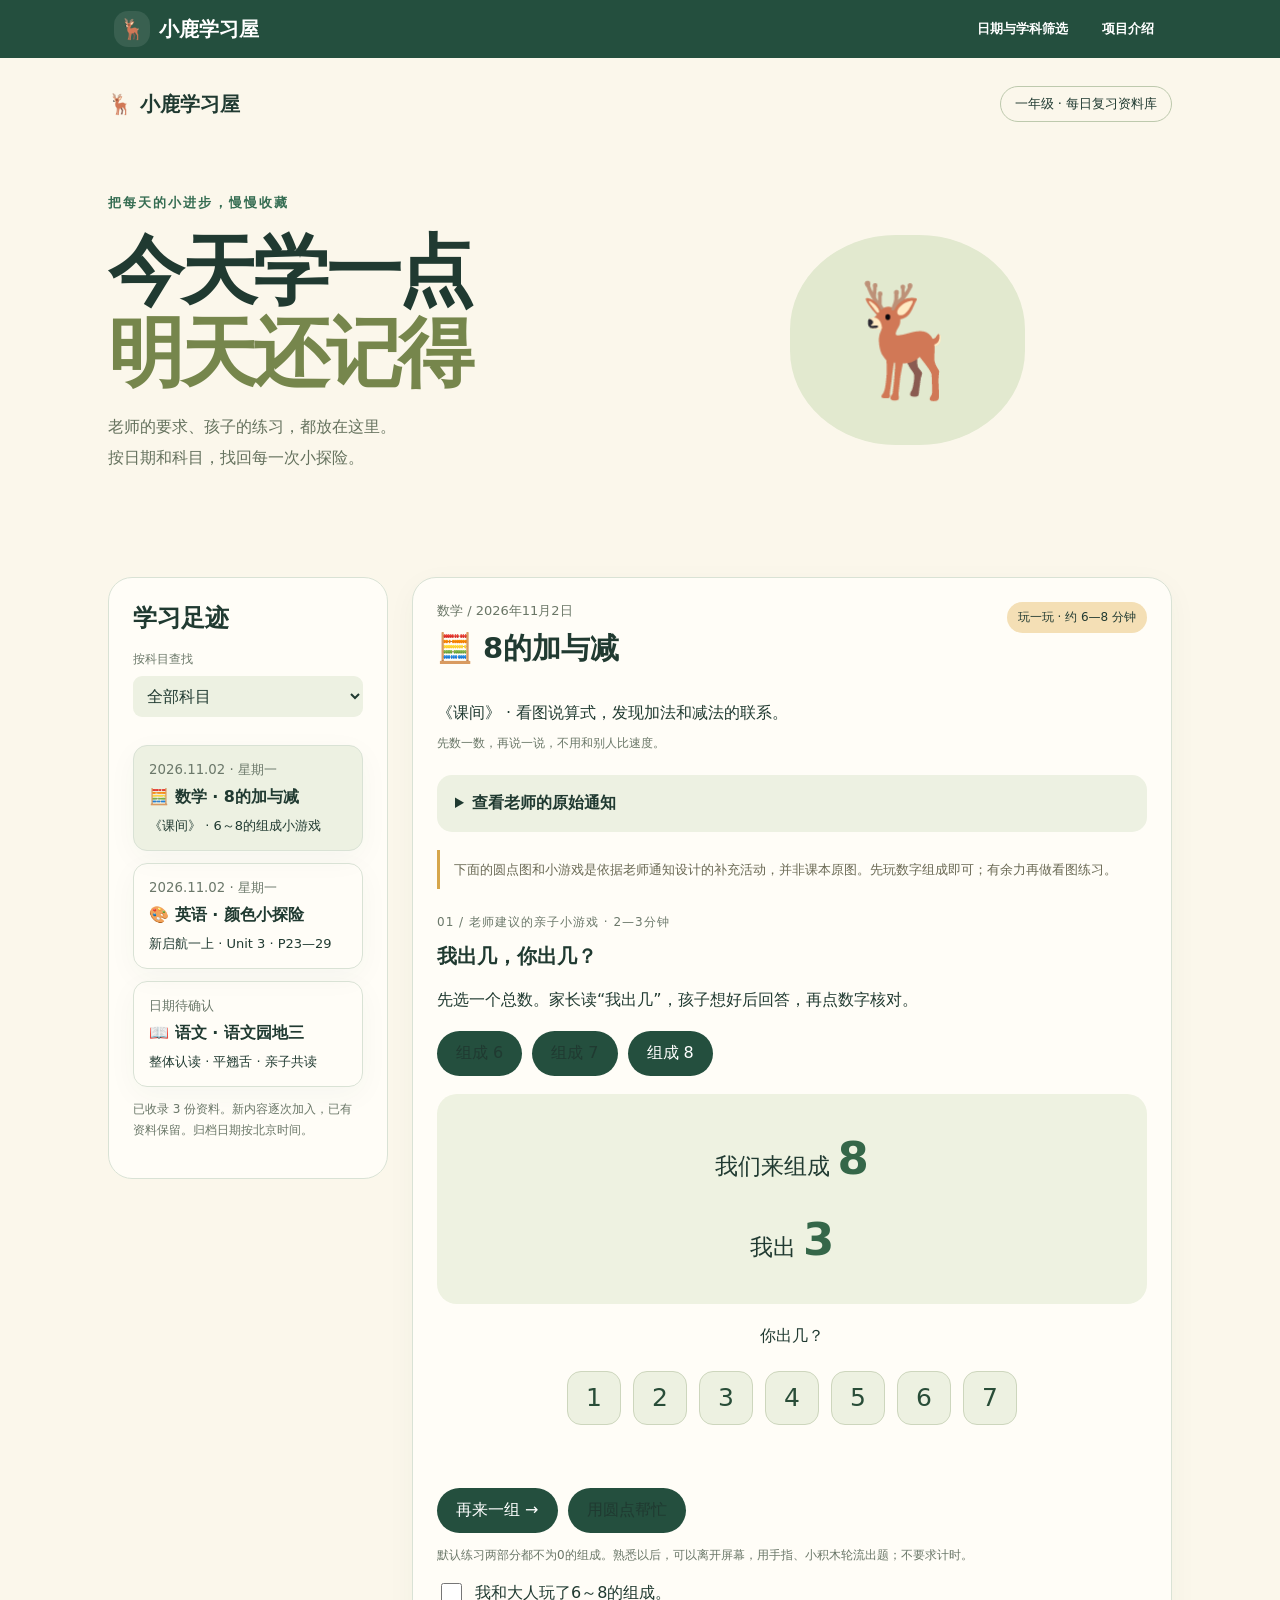
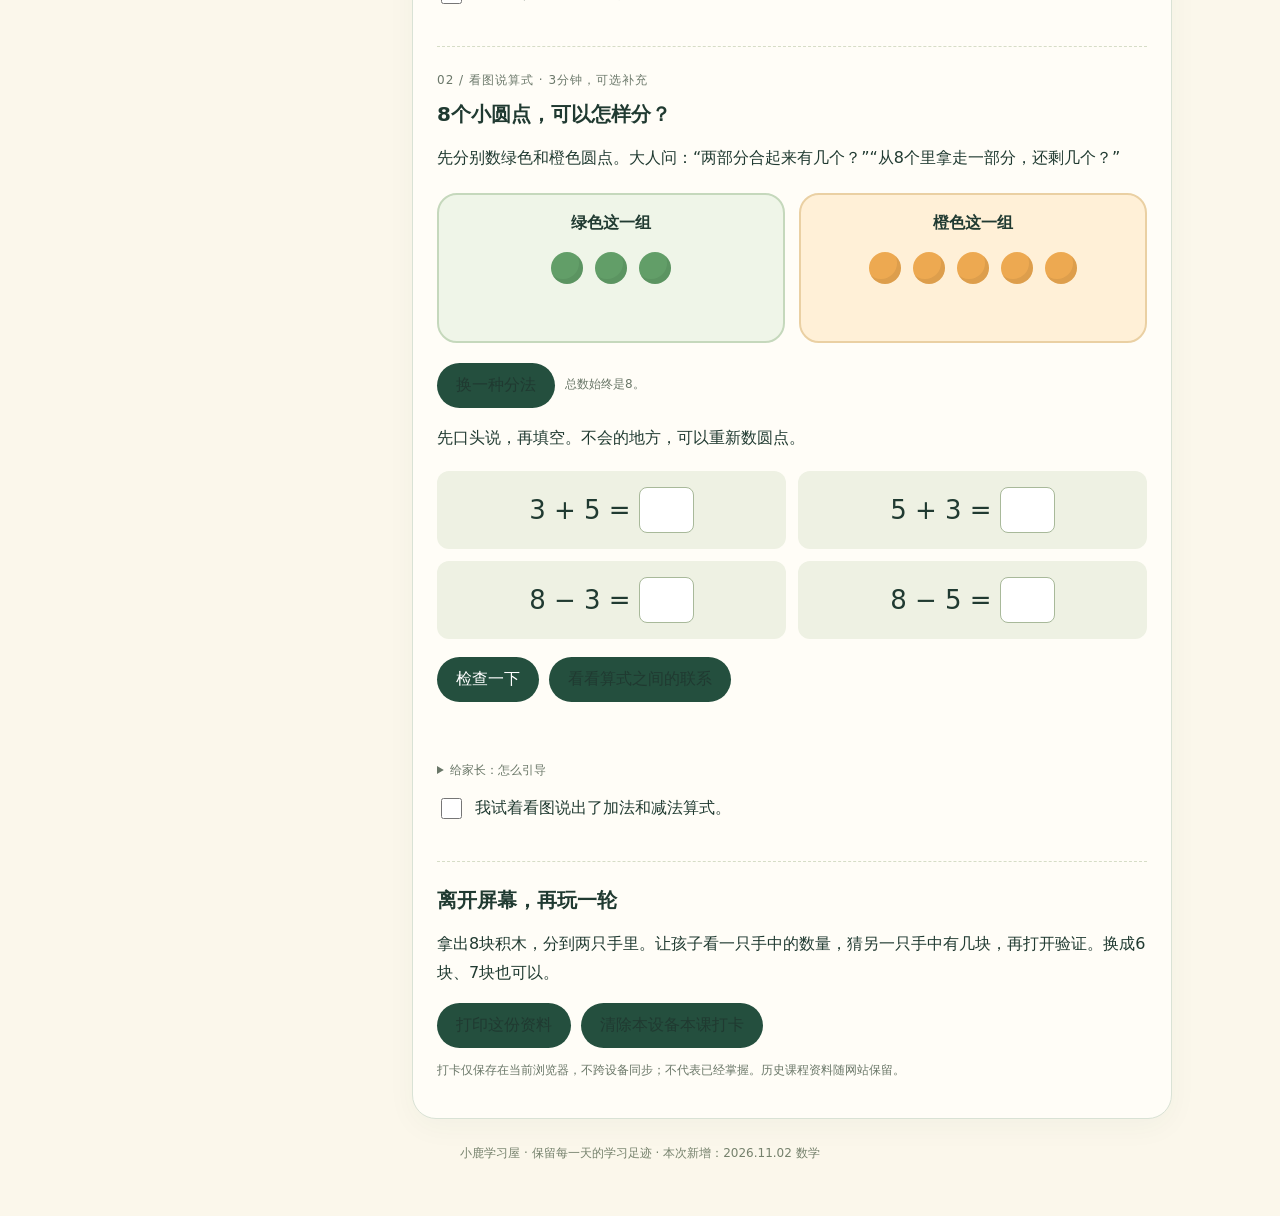
<file: math-2026-11-02.html>
<!doctype html><html lang="zh-CN"><head><meta charset="UTF-8"><meta name="viewport" content="width=device-width, initial-scale=1"><title>小鹿学习屋 · 每日复习资料库</title><style>
:root{--ink:#243e35;--green:#356749;--cream:#faf6e9;--line:#e1e4d2;--pale:#edf1e2}*{box-sizing:border-box}body{margin:0;background:var(--cream);color:var(--ink);font-family:'PingFang SC',system-ui,sans-serif}button,input,select{font:inherit}button,a{touch-action:manipulation}button{cursor:pointer;border:0}button:focus-visible,a:focus-visible,select:focus-visible{outline:3px solid #d79434;outline-offset:4px}a{color:inherit}main{max-width:1120px;margin:auto;padding:28px}.top{display:flex;justify-content:space-between;align-items:center;gap:16px}.brand{font-size:20px;font-weight:800;text-decoration:none}.tag{border:1px solid #bdc9ad;border-radius:30px;padding:8px 14px;font-size:13px}.hero{display:flex;justify-content:space-between;align-items:center;gap:30px;padding:46px 0 30px}.eyebrow{letter-spacing:3px;font-size:12px;font-weight:700}h1{font-size:clamp(36px,6vw,59px);margin:13px 0;line-height:1.25}h1 span{color:#76864c}.hero p{color:#64715d;line-height:1.9}.illustration{background:#e2e9cf;border-radius:45%;width:235px;height:210px;display:grid;place-items:center;font-size:110px;flex-shrink:0}.layout{display:grid;grid-template-columns:280px minmax(0,1fr);gap:24px}.archive,.lesson{background:#fffdf7;border:1px solid var(--line);border-radius:24px;padding:24px}.archive{align-self:start;position:sticky;top:20px}h2{font-size:24px;margin:0 0 14px}h3{font-size:20px;margin:0 0 12px}p{line-height:1.8}.archive select{width:100%;padding:10px;background:var(--pale);border:0;border-radius:9px;color:var(--ink);margin:5px 0 16px}.record{display:block;text-decoration:none;border:1px solid var(--line);border-radius:14px;padding:15px;margin:12px 0}.record.active{border-color:var(--green);background:var(--pale)}.record small{display:block;color:#6b786a;margin-bottom:8px}.record strong{display:block;margin-bottom:7px}.record span{font-size:13px}.mini{font-size:12px;color:#6a7768;line-height:1.8}.back{display:inline-block;margin-bottom:15px;text-decoration:none;font-size:14px;color:var(--green)}.lessonhead{display:flex;justify-content:space-between;gap:10px;align-items:start}.date{font-size:13px;color:#6a7666}.lesson h2{font-size:29px;margin-top:9px}.label{font-size:12px;background:#f4dfb5;padding:7px 11px;border-radius:20px;white-space:nowrap}.teacher{background:var(--pale);border-radius:15px;padding:18px;margin:18px 0}.teacher p{margin:8px 0}.teacher summary{font-weight:700;cursor:pointer}.original{white-space:pre-wrap;font-size:14px;line-height:1.9}.notice{border-left:3px solid #d6a64b;padding:8px 14px;color:#6a6954;font-size:13px;line-height:1.8}.activity{padding:25px 0;border-bottom:1px dashed #d6ddc7}.meta{font-size:12px;color:#6b786a;margin-bottom:12px;letter-spacing:1px}.colors{display:grid;grid-template-columns:repeat(4,1fr);gap:10px}.colorcard{border:1px solid var(--line);border-radius:14px;background:white;overflow:hidden}.swatch{height:64px;border-bottom:1px solid #ddd9;display:block}.colorcard button{width:100%;padding:13px 5px;background:transparent;color:var(--ink);font-size:19px}.colorcard small{display:block;text-align:center;font-size:12px;color:#697463;padding-bottom:10px}.row{display:flex;gap:10px;flex-wrap:wrap;align-items:center}.btn{border-radius:25px;padding:12px 19px;background:var(--green);color:white;min-height:45px}.btn.light{background:var(--pale);color:var(--ink)}.prompt{font-size:35px;text-align:center;margin:20px 0;font-weight:750}.answers{display:grid;grid-template-columns:repeat(4,1fr);gap:12px}.answer{height:70px;border-radius:15px;border:2px solid #cacdbd}.feedback{text-align:center;min-height:28px;margin:15px 0;color:var(--green);line-height:1.7}.steps{padding-left:22px;line-height:1.9}.challenge{background:#f6ecd6;padding:18px;border-radius:15px;margin:12px 0}.challenge strong{display:block;margin-bottom:6px}.check{display:flex;gap:10px;line-height:1.8;margin:13px 0}.check input{width:21px;height:21px;accent-color:var(--green);flex-shrink:0;margin-top:4px}.done{background:#e5edcd;border-radius:16px;padding:20px;text-align:center;font-size:20px;margin:18px 0}.foot{font-size:12px;color:#75816c;text-align:center;margin:26px 0}.empty{padding:15px;color:#76816c}[hidden]{display:none!important}@media(max-width:800px){main{padding:18px}.hero{padding:30px 0 15px}.illustration{width:150px;height:150px;font-size:80px}.layout{grid-template-columns:1fr}.archive{position:static}.archive h2{font-size:20px}.records{display:flex;gap:10px}.record{flex:1;margin:0}.archive select{max-width:200px}.lesson{padding:20px}.colors{grid-template-columns:repeat(4,1fr)}}@media(max-width:480px){.illustration{display:none}.colors{grid-template-columns:repeat(2,1fr)}.lessonhead{display:block}.label{display:inline-block}.answers{grid-template-columns:repeat(2,1fr)}.records{display:block}.record{margin:9px 0}}@media print{.top,.hero,.archive,.btn,.answers,.colors,.foot{display:none}.layout{display:block}.lesson{border:0}.activity{break-inside:avoid}details .original{display:block}.lessonhead{display:block}}
</style><style>.math-scene{display:grid;grid-template-columns:1fr 1fr;gap:14px;margin:20px 0}.team{border:2px solid #c5d8bc;background:#eff5e8;border-radius:20px;padding:18px;text-align:center;min-height:150px}.team:last-child{background:#fff0d7;border-color:#ead0a3}.counters{display:flex;flex-wrap:wrap;justify-content:center;gap:12px;margin:18px 0}.counter{width:32px;height:32px;border-radius:50%;background:#629e68;box-shadow:inset -4px -5px #0001}.team:last-child .counter{background:#eda951}.equations{display:grid;grid-template-columns:1fr 1fr;gap:12px;margin:18px 0}.equation{background:#eef1e3;border-radius:12px;padding:16px;text-align:center;font-size:26px}.equation input{width:55px;padding:7px;border:1px solid #a8b99a;border-radius:8px;text-align:center;background:white;color:#263c30;font:inherit}.pickers button[aria-pressed=true]{background:#356749;color:white}.number-keys{display:flex;flex-wrap:wrap;justify-content:center;gap:12px;margin:20px 0}.number-keys button{width:54px;height:54px;background:#edf1e1;border-radius:14px;color:#294d38;font-size:25px;border:1px solid #cdd6bd}.call{background:#eef2e1;border-radius:20px;text-align:center;padding:24px;font-size:23px;line-height:1.8;margin:18px 0}.call strong{font-size:45px;color:#356749}.mini-count{text-align:center;color:#738067;font-size:13px;margin-top:8px}@media(max-width:500px){.equations{grid-template-columns:1fr}.equation{font-size:24px}.counter{width:24px;height:24px}.team{padding:12px}.records{display:block}.record{margin:10px 0}}</style><link rel="stylesheet" href="assets/site.css"></head><body><main><div class="top"><a class="brand" href="./">🦌 小鹿学习屋</a><span class="tag">一年级 · 每日复习资料库</span></div><header class="hero"><div><div class="eyebrow">把每天的小进步，慢慢收藏</div><h1>今天学一点<br><span>明天还记得</span></h1><p>老师的要求、孩子的练习，都放在这里。<br>按日期和科目，找回每一次小探险。</p></div><div class="illustration" aria-hidden="true">🦌</div></header><div class="layout"><aside class="archive"><h2>学习足迹</h2><label for="subject" class="mini">按科目查找</label><select id="subject"><option value="all">全部科目</option><option value="english">英语</option><option value="math">数学</option><option value="chinese">语文</option></select><div class="records"><a href="math-2026-11-02.html#lesson" class="record active" data-subject="math"><small>2026.11.02 · 星期一</small><strong>🧮 数学 · 8的加与减</strong><span>《课间》 · 6～8的组成小游戏</span></a><a href="english-2026-11-02.html#lesson" class="record" data-subject="english"><small>2026.11.02 · 星期一</small><strong>🎨 英语 · 颜色小探险</strong><span>新启航一上 · Unit 3 · P23—29</span></a><a href="chinese-undated.html" class="record" data-subject="chinese"><small>日期待确认</small><strong>📖 语文 · 语文园地三</strong><span>整体认读 · 平翘舌 · 亲子共读</span></a></div><p class="mini">已收录 3 份资料。新内容逐次加入，已有资料保留。归档日期按北京时间。</p></aside><article class="lesson" id="lesson"><div class="lessonhead"><div><div class="date">数学 / 2026年11月2日</div><h2>🧮 8的加与减</h2></div><span class="label">玩一玩 · 约 6—8 分钟</span></div><p>《课间》 · 看图说算式，发现加法和减法的联系。<br><span class="mini">先数一数，再说一说，不用和别人比速度。</span></p><details class="teacher"><summary>查看老师的原始通知</summary><div class="original">🌸（11.2）今日数学
我们学习《课间》8的加与减，能看图说出算式，体会加法和减法之间的联系。

🏠课后建议：
【玩一玩】
和爸爸妈妈一起玩一玩6～8的组成小游戏。（一人说“我出3”，另一人迅速说“我出5，3和5组成8”。）</div></details><div class="notice">下面的圆点图和小游戏是依据老师通知设计的补充活动，并非课本原图。先玩数字组成即可；有余力再做看图练习。</div>
<section class="activity"><div class="meta">01 / 老师建议的亲子小游戏 · 2—3分钟</div><h3>我出几，你出几？</h3><p>先选一个总数。家长读“我出几”，孩子想好后回答，再点数字核对。</p><div class="row pickers" aria-label="选择组成总数"><button class="btn light" data-total="6" aria-pressed="false">组成 6</button><button class="btn light" data-total="7" aria-pressed="false">组成 7</button><button class="btn light" data-total="8" aria-pressed="true">组成 8</button></div><div class="call" id="call"></div><p style="text-align:center">你出几？</p><div class="number-keys" id="keys"></div><div class="feedback" id="pairFeedback" aria-live="polite"></div><div class="row"><button class="btn" id="nextPair">再来一组 →</button><button class="btn light" id="pairHint">用圆点帮忙</button></div><div class="mini-count" id="pairDots" hidden></div><p class="mini">默认练习两部分都不为0的组成。熟悉以后，可以离开屏幕，用手指、小积木轮流出题；不要求计时。</p><label class="check"><input type="checkbox" data-save="pair">我和大人玩了6～8的组成。</label></section>
<section class="activity"><div class="meta">02 / 看图说算式 · 3分钟，可选补充</div><h3>8个小圆点，可以怎样分？</h3><p>先分别数绿色和橙色圆点。大人问：“两部分合起来有几个？”“从8个里拿走一部分，还剩几个？”</p><div class="math-scene"><div class="team"><b>绿色这一组</b><div class="counters" id="greenDots"></div></div><div class="team"><b>橙色这一组</b><div class="counters" id="orangeDots"></div></div></div><div class="row"><button class="btn light" id="changeSplit">换一种分法</button><span class="mini">总数始终是8。</span></div><p>先口头说，再填空。不会的地方，可以重新数圆点。</p><div class="equations" id="equations"></div><div class="row"><button class="btn" id="checkEquations">检查一下</button><button class="btn light" id="explain">看看算式之间的联系</button></div><div class="feedback" id="equationFeedback" aria-live="polite"></div><div class="teacher" id="connection" hidden></div><details><summary class="mini">给家长：怎么引导</summary><p class="mini">先问两部分分别有多少，再问合起来有多少。交换两部分的位置，总数仍是8；从总数8里去掉其中一部分，就得到另一部分。让孩子用图或实物解释，不必背抽象定义。若填错，带孩子数对应部分即可。</p></details><label class="check"><input type="checkbox" data-save="picture">我试着看图说出了加法和减法算式。</label></section>
<section style="padding-top:25px"><h3>离开屏幕，再玩一轮</h3><p>拿出8块积木，分到两只手里。让孩子看一只手中的数量，猜另一只手中有几块，再打开验证。换成6块、7块也可以。</p><div class="done" id="done" hidden>🌟 组成小游戏完成，今天也有小进步！</div><div class="row"><button class="btn light" id="print">打印这份资料</button><button class="btn light" id="reset">清除本设备本课打卡</button></div><p class="mini">打卡仅保存在当前浏览器，不跨设备同步；不代表已经掌握。历史课程资料随网站保留。</p></section></article></div><footer class="foot">小鹿学习屋 · 保留每一天的学习足迹 · 本次新增：2026.11.02 数学</footer></main><script>
function shuffle(a){const r=[...a];for(let i=r.length-1;i>0;i--){const j=Math.floor(Math.random()*(i+1));[r[i],r[j]]=[r[j],r[i]]}return r}
let total=8,given=3,pairDone=false;function renderPair(){pairDone=false;document.getElementById('call').innerHTML='我们来组成 <strong>'+total+'</strong><br>我出 <strong>'+given+'</strong>';document.getElementById('pairFeedback').textContent='';document.getElementById('pairDots').hidden=true;const keys=document.getElementById('keys');keys.replaceChildren();for(let n=1;n<total;n++){const b=document.createElement('button');b.textContent=n;b.setAttribute('aria-label','我出'+n);b.onclick=()=>{if(pairDone)return;if(given+n===total){pairDone=true;document.getElementById('pairFeedback').textContent='对啦！我出'+n+'，'+given+'和'+n+'组成'+total+'。'}else{document.getElementById('pairFeedback').textContent='再想一想：'+given+'加上'+n+'是'+(given+n)+'，我们要组成'+total+'。可以点“用圆点帮忙”。'}};keys.append(b)}}
document.querySelectorAll('[data-total]').forEach(b=>b.onclick=()=>{total=+b.dataset.total;given=Math.floor(Math.random()*(total-1))+1;document.querySelectorAll('[data-total]').forEach(x=>x.setAttribute('aria-pressed',String(x===b)));renderPair()});document.getElementById('nextPair').onclick=()=>{const choices=Array.from({length:total-1},(_,i)=>i+1).filter(n=>n!==given);given=choices[Math.floor(Math.random()*choices.length)];renderPair()};document.getElementById('pairHint').onclick=()=>{const d=document.getElementById('pairDots');d.hidden=false;d.textContent='已经有：'+'● '.repeat(given)+'　再补几个就是'+total+'？';};renderPair();
let left=3,right=5;function dots(id,n){const e=document.getElementById(id);e.replaceChildren();for(let i=0;i<n;i++){let d=document.createElement('span');d.className='counter';d.setAttribute('aria-hidden','true');e.append(d)}e.setAttribute('role','img');e.setAttribute('aria-label',n+'个圆点')}
function renderScene(){right=8-left;dots('greenDots',left);dots('orangeDots',right);const eqs=[{text:left+' + '+right+' = ',answer:8},{text:right+' + '+left+' = ',answer:8},{text:'8 − '+left+' = ',answer:right},{text:'8 − '+right+' = ',answer:left}];const box=document.getElementById('equations');box.replaceChildren();eqs.forEach((q,i)=>{const l=document.createElement('label');l.className='equation';l.append(document.createTextNode(q.text));const input=document.createElement('input');input.type='text';input.inputMode='numeric';input.maxLength=1;input.dataset.answer=q.answer;input.setAttribute('aria-label',q.text+'多少');l.append(input);box.append(l)});document.getElementById('equationFeedback').textContent='';document.getElementById('connection').hidden=true;}
document.getElementById('changeSplit').onclick=()=>{left=shuffle([1,2,3,4,5,6,7].filter(n=>n!==left))[0];renderScene()};document.getElementById('checkEquations').onclick=()=>{const inputs=[...document.querySelectorAll('#equations input')];let missing=inputs.some(x=>x.value.trim()==='');if(missing){document.getElementById('equationFeedback').textContent='先把空格填完，也可以请大人代填你说出的答案。';return}const incorrect=inputs.filter(x=>x.value.trim()!==x.dataset.answer);inputs.forEach(x=>{x.style.borderColor=x.value.trim()===x.dataset.answer?'#699e5a':'#cd8b43'});document.getElementById('equationFeedback').textContent=incorrect.length?'还有'+incorrect.length+'个空格可以再想想。加法数总数，减法数拿走后剩下的一组。':'都对啦！两道加法、两道减法，说的都是这幅图。'};document.getElementById('explain').onclick=()=>{let e=document.getElementById('connection');e.hidden=false;e.textContent=left+'和'+right+'合起来是8：'+left+'＋'+right+'＝8，'+right+'＋'+left+'＝8。从8里拿走'+left+'，还剩'+right+'：8－'+left+'＝'+right+'。拿走'+right+'，还剩'+left+'：8－'+right+'＝'+left+'。'};renderScene();
document.getElementById('subject').onchange=e=>document.querySelectorAll('.record').forEach(r=>r.hidden=e.target.value!=='all'&&r.dataset.subject!==e.target.value);const key='deer:math:2026-11-02:';const checks=[...document.querySelectorAll('[data-save]')];function updateDone(){document.getElementById('done').hidden=!checks.find(c=>c.dataset.save==='pair').checked}checks.forEach(c=>{try{c.checked=localStorage.getItem(key+c.dataset.save)==='true'}catch(e){}c.onchange=()=>{try{localStorage.setItem(key+c.dataset.save,String(c.checked))}catch(e){}updateDone()}});updateDone();document.getElementById('reset').onclick=()=>{checks.forEach(c=>{c.checked=false;try{localStorage.removeItem(key+c.dataset.save)}catch(e){}});updateDone()};document.getElementById('print').onclick=()=>window.print();
</script><script src="assets/site-shell.js"></script></body></html>
</file>
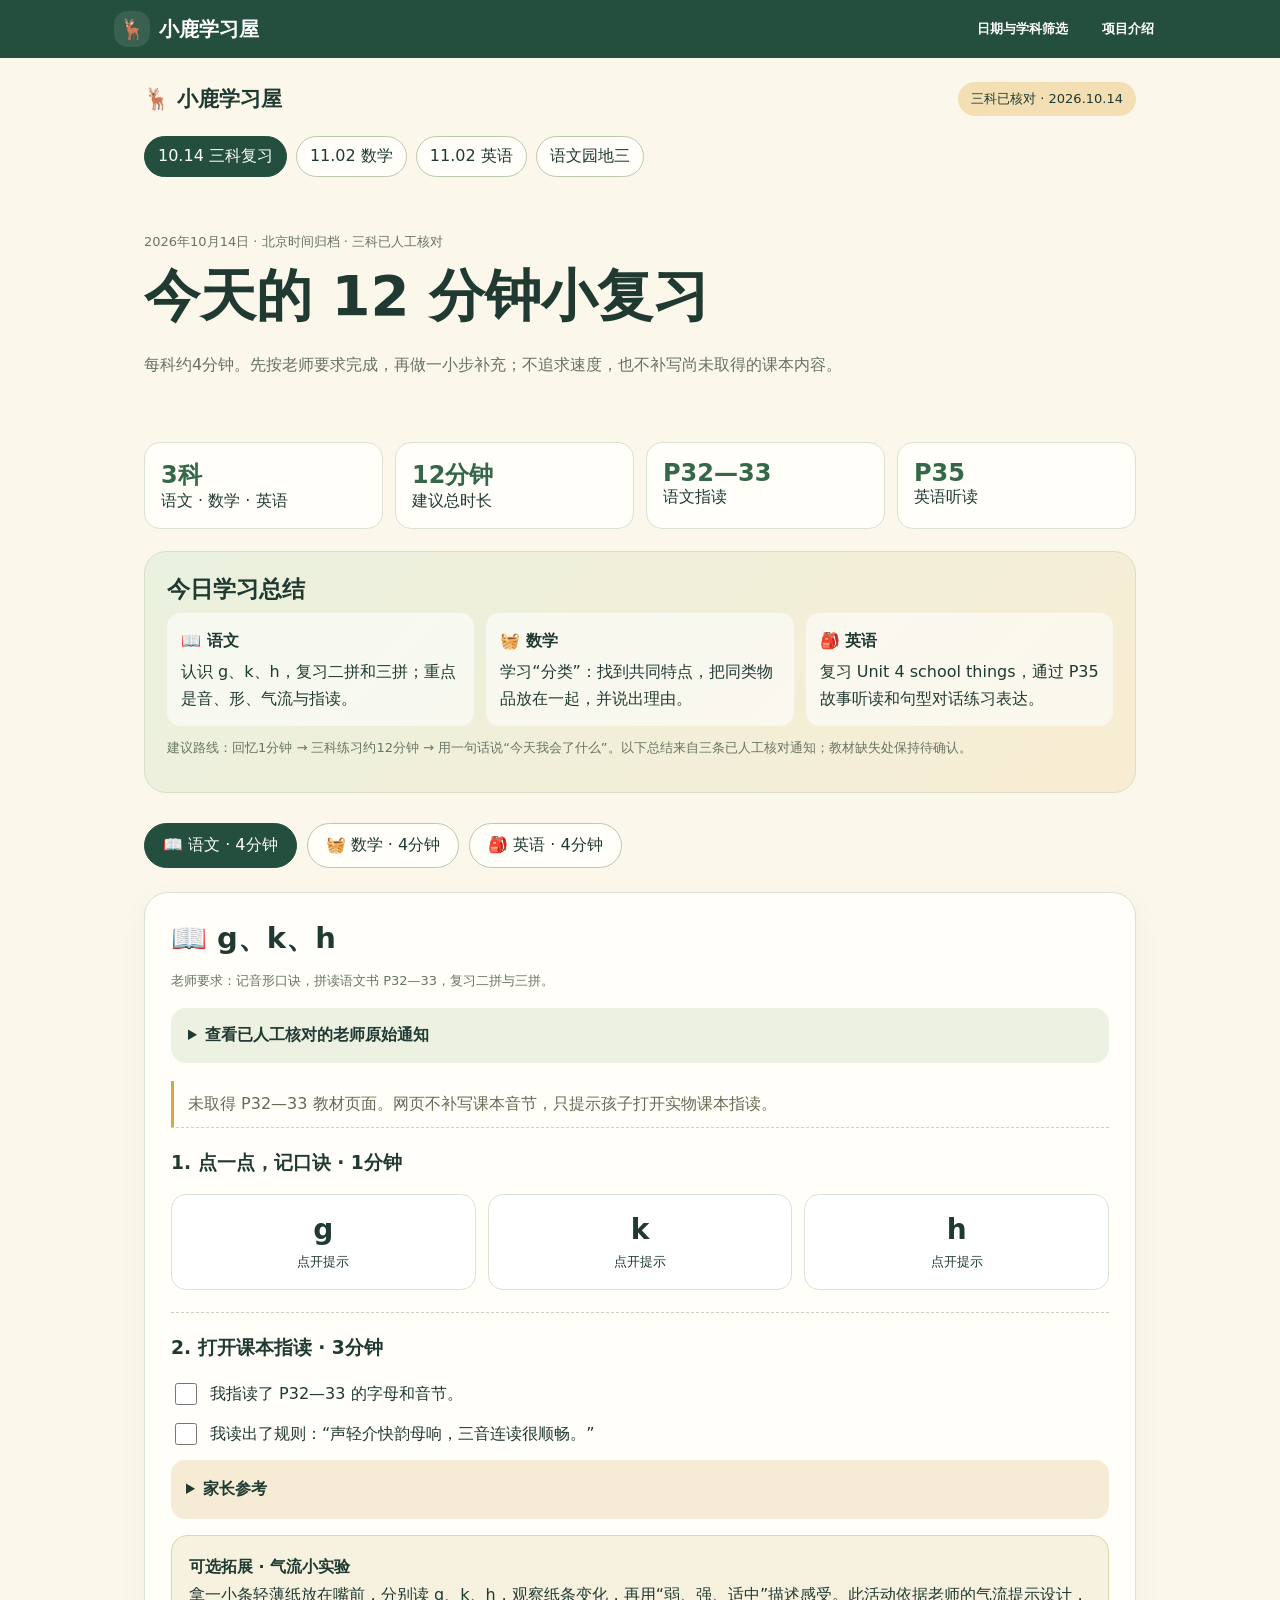
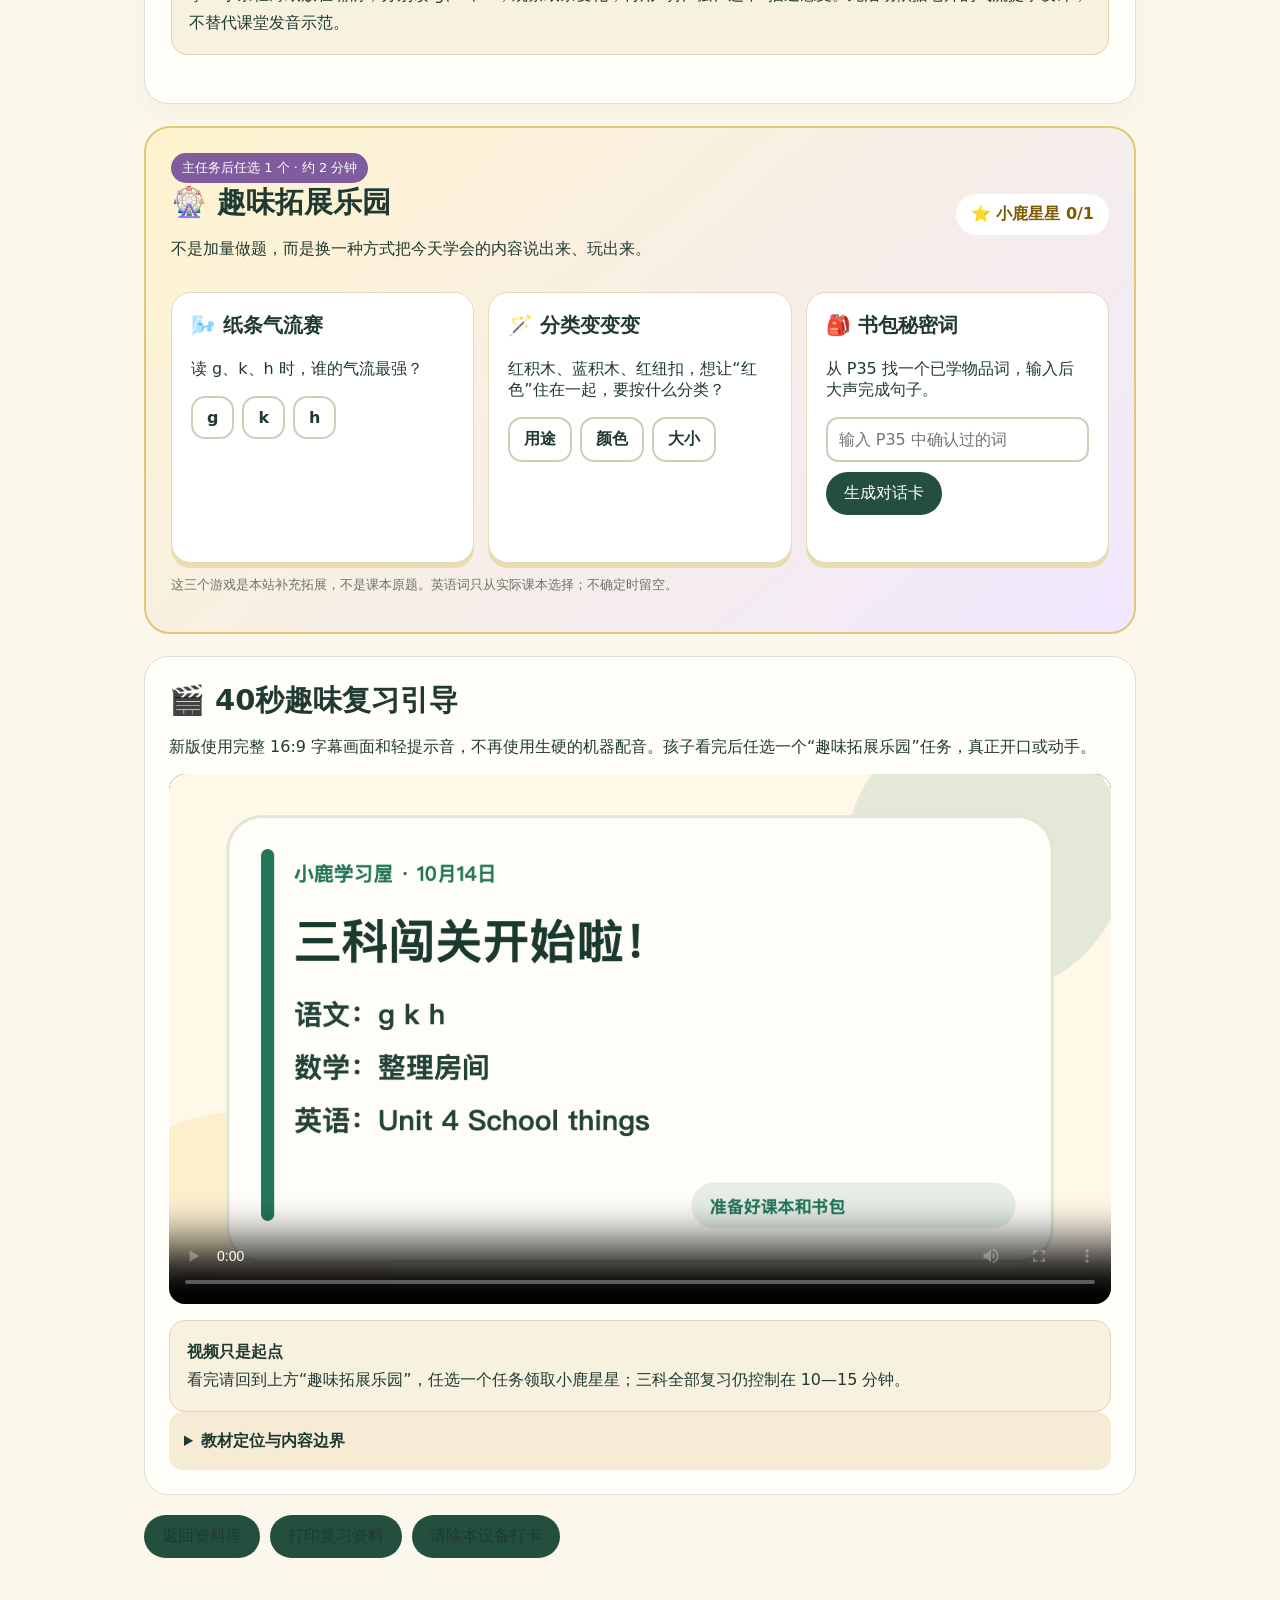
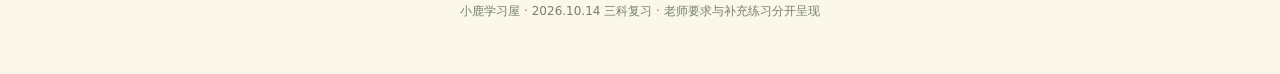
<file: review-2026-10-14.html>
<!doctype html>
<html lang="zh-CN"><head><meta charset="utf-8"><meta name="viewport" content="width=device-width,initial-scale=1">
<title>小鹿学习屋 · 2026年10月14日三科复习</title>
<style>
:root{--ink:#243e35;--green:#356749;--cream:#faf6e9;--paper:#fffdf7;--pale:#edf1e2;--gold:#d6a64b;--line:#dfe4d4}
*{box-sizing:border-box}body{margin:0;background:var(--cream);color:var(--ink);font-family:"PingFang SC",system-ui,sans-serif}
button,input,select{font:inherit}button{cursor:pointer}button:focus-visible,input:focus-visible,select:focus-visible,summary:focus-visible{outline:3px solid #d79434;outline-offset:3px}
main{max-width:1040px;margin:auto;padding:24px}.top{display:flex;justify-content:space-between;gap:14px;align-items:center}.brand{font-weight:850;font-size:21px}.draft{background:#f4dfb5;border-radius:999px;padding:8px 13px;font-size:13px}
header{padding:36px 0 24px}h1{font-size:clamp(34px,6vw,56px);margin:8px 0}header p{color:#667363;line-height:1.8}.summary{display:grid;grid-template-columns:repeat(4,1fr);gap:12px;margin:22px 0}.summary div{background:var(--paper);border:1px solid var(--line);border-radius:16px;padding:16px}.summary strong{display:block;font-size:24px;color:var(--green)}
.day-brief{background:linear-gradient(135deg,#eaf1df,#f8edd3);border:1px solid #d9dfc9;border-radius:22px;padding:22px;margin:18px 0}.day-brief h2{font-size:23px}.brief-grid{display:grid;grid-template-columns:repeat(3,1fr);gap:12px}.brief-grid div{background:#fff9;border-radius:14px;padding:14px;line-height:1.7}.brief-grid strong{display:block;margin-bottom:4px}
.archive-nav{display:flex;gap:9px;flex-wrap:wrap;margin:20px 0}.archive-nav a{color:var(--ink);text-decoration:none;border:1px solid #bdc9ad;border-radius:999px;padding:9px 13px;background:var(--paper)}.archive-nav a.active{background:var(--green);color:white;border-color:var(--green)}.tabs{display:flex;gap:10px;flex-wrap:wrap;position:sticky;top:0;background:var(--cream);padding:12px 0;z-index:2}.tab{border:1px solid #bdc9ad;background:var(--paper);border-radius:999px;padding:11px 18px;color:var(--ink)}.tab[aria-selected="true"]{background:var(--green);color:white;border-color:var(--green)}
.lesson{background:var(--paper);border:1px solid var(--line);border-radius:24px;padding:26px;margin:12px 0}.lesson[hidden]{display:none}h2{font-size:29px;margin:0 0 8px}h3{margin-top:0}.meta{color:#687565;font-size:13px}.teacher{background:var(--pale);border-radius:15px;padding:17px;margin:18px 0}summary{font-weight:750;cursor:pointer}.original{white-space:pre-wrap;line-height:1.85;font-size:14px;margin-top:14px}.notice{border-left:3px solid var(--gold);padding:9px 14px;color:#696954;line-height:1.7}
.activity{border-top:1px dashed #cad4bf;padding:22px 0}.cards{display:grid;grid-template-columns:repeat(3,1fr);gap:12px}.card{border:1px solid var(--line);background:white;border-radius:15px;padding:18px;text-align:center;min-height:95px;color:var(--ink)}.card strong{display:block;font-size:28px;margin-bottom:5px}.card span{display:none;line-height:1.6}.card.open span{display:block}.card.open small{display:none}.check{display:flex;gap:10px;line-height:1.7;margin:12px 0}.check input{width:22px;height:22px;accent-color:var(--green);flex:0 0 auto}
.sort-grid{display:grid;grid-template-columns:repeat(2,1fr);gap:12px}.sort-item{background:#f4f0df;border-radius:14px;padding:14px}.sort-item label{display:block;font-weight:700;margin-bottom:8px}.sort-item select{width:100%;padding:9px;border:1px solid #bdc9ad;border-radius:10px;background:white}.actions{display:flex;gap:10px;flex-wrap:wrap;margin:15px 0}.btn{border:0;border-radius:999px;padding:11px 18px;background:var(--green);color:white}.btn.light{background:var(--pale);color:var(--ink)}.feedback{min-height:28px;color:var(--green);line-height:1.7}
.frames{background:#f4f0df;border-radius:15px;padding:18px;line-height:2;font-size:18px}.frames input{width:170px;max-width:42vw;padding:7px 9px;border:1px solid #afbd9f;border-radius:8px}.answer{background:#f6ecd6;border-radius:14px;padding:15px;line-height:1.8}.footer{text-align:center;color:#75816c;font-size:12px;padding:30px 0}[hidden]{display:none!important}
.extension{background:#f7f1df;border:1px solid #e2d4af;border-radius:16px;padding:17px;margin-top:16px;line-height:1.75}.media-card{background:var(--paper);border:1px solid var(--line);border-radius:24px;padding:24px;margin:20px 0}.media-card video{display:block;width:100%;height:auto;aspect-ratio:16/9;object-fit:contain;border-radius:16px;background:#17221d;margin-top:14px}.file-label{display:inline-block;border-radius:999px;padding:11px 18px;background:var(--green);color:white;cursor:pointer}.file-label input{position:absolute;opacity:0;pointer-events:none}.media-status{color:#687565;line-height:1.7;margin:12px 0}
.adventure{background:linear-gradient(140deg,#fff4ce,#f0e8ff);border:2px solid #e0c878;border-radius:26px;padding:25px;margin:22px 0}.adventure-head{display:flex;align-items:center;justify-content:space-between;gap:12px;flex-wrap:wrap}.star-box{background:#fff;border-radius:999px;padding:10px 15px;font-weight:800;color:#805a00}.mission-grid{display:grid;grid-template-columns:repeat(3,1fr);gap:14px;margin-top:16px}.mission{background:#fff;border:1px solid #e2d9be;border-radius:20px;padding:19px;box-shadow:0 5px 0 #eadcad}.mission h3{font-size:20px}.choice-row{display:flex;gap:8px;flex-wrap:wrap;margin:13px 0}.choice{border:2px solid #c6d2ba;background:#fff;border-radius:14px;padding:10px 14px;font-weight:800;color:var(--ink)}.choice:hover{transform:translateY(-1px);border-color:var(--green)}.mission input{width:100%;padding:11px;border:2px solid #c6d2ba;border-radius:12px}.mission .feedback{font-weight:750}.mission.done{border-color:#76a75e;box-shadow:0 5px 0 #b8d5a7}.mission.done .feedback{color:#28755a}.optional-tag{display:inline-block;background:#7e5c9d;color:#fff;border-radius:999px;padding:6px 11px;font-size:13px}
@media(max-width:800px){.mission-grid{grid-template-columns:1fr}.media-card{padding:16px}}
@media(max-width:680px){main{padding:16px}.summary{grid-template-columns:repeat(2,1fr)}.brief-grid{grid-template-columns:1fr}.cards{grid-template-columns:1fr}.sort-grid{grid-template-columns:1fr}.lesson{padding:20px}.media-card video{border-radius:11px}}
@media print{.tabs,.actions,.draft{display:none}.lesson{display:block!important;break-inside:avoid}details .original{display:block}}
</style><link rel="stylesheet" href="assets/site.css"></head><body><main>
<div class="top"><div class="brand">🦌 小鹿学习屋</div><span class="draft">三科已核对 · 2026.10.14</span></div>
<nav class="archive-nav" aria-label="历史资料">
<a class="active" href="review-2026-10-14.html">10.14 三科复习</a>
<a href="math-2026-11-02.html">11.02 数学</a>
<a href="english-2026-11-02.html">11.02 英语</a>
<a href="chinese-undated.html">语文园地三</a>
</nav><header><div class="meta">2026年10月14日 · 北京时间归档 · 三科已人工核对</div><h1>今天的 12 分钟小复习</h1><p>每科约4分钟。先按老师要求完成，再做一小步补充；不追求速度，也不补写尚未取得的课本内容。</p></header>
<section class="summary" aria-label="今日安排"><div><strong>3科</strong>语文 · 数学 · 英语</div><div><strong>12分钟</strong>建议总时长</div><div><strong>P32—33</strong>语文指读</div><div><strong>P35</strong>英语听读</div></section>
<section class="day-brief"><h2>今日学习总结</h2><div class="brief-grid"><div><strong>📖 语文</strong>认识 g、k、h，复习二拼和三拼；重点是音、形、气流与指读。</div><div><strong>🧺 数学</strong>学习“分类”：找到共同特点，把同类物品放在一起，并说出理由。</div><div><strong>🎒 英语</strong>复习 Unit 4 school things，通过 P35 故事听读和句型对话练习表达。</div></div><p class="meta">建议路线：回忆1分钟 → 三科练习约12分钟 → 用一句话说“今天我会了什么”。以下总结来自三条已人工核对通知；教材缺失处保持待确认。</p></section>
<nav class="tabs" aria-label="选择科目"><button class="tab" data-tab="chinese" aria-selected="true">📖 语文 · 4分钟</button><button class="tab" data-tab="math" aria-selected="false">🧺 数学 · 4分钟</button><button class="tab" data-tab="english" aria-selected="false">🎒 英语 · 4分钟</button></nav>

<article class="lesson" data-panel="chinese"><h2>📖 g、k、h</h2><p class="meta">老师要求：记音形口诀，拼读语文书 P32—33，复习二拼与三拼。</p>
<details class="teacher"><summary>查看已人工核对的老师原始通知</summary><div class="original">10.14语文回家建议💗
今天我们学习了《gkh》一二课时。认读了gkh三个声母及其二拼、三拼音节。
1️⃣记一记：
音：
白鸽白鸽g g g
蝌蚪蝌蚪k k k
喝水喝水h h h

形：
9字加勾g g g
一挺机枪k k k
一把椅子h h h

气流：
气流最弱g g g
气流最强k k k
气流适中h h h

2⃣️读一读：
⭐️练习拼读语文书P32-33页《gkh》
⭐️三拼音节拼读规则：
声轻介快韵母响，
三音连读很顺畅。</div></details>
<div class="notice">未取得 P32—33 教材页面。网页不补写课本音节，只提示孩子打开实物课本指读。</div>
<section class="activity"><h3>1. 点一点，记口诀 · 1分钟</h3><div class="cards"><button class="card"><strong>g</strong><small>点开提示</small><span>白鸽白鸽 g g g<br>9字加勾 g g g<br>气流最弱</span></button><button class="card"><strong>k</strong><small>点开提示</small><span>蝌蚪蝌蚪 k k k<br>一挺机枪 k k k<br>气流最强</span></button><button class="card"><strong>h</strong><small>点开提示</small><span>喝水喝水 h h h<br>一把椅子 h h h<br>气流适中</span></button></div></section>
<section class="activity"><h3>2. 打开课本指读 · 3分钟</h3><label class="check"><input type="checkbox" data-save="cn-page">我指读了 P32—33 的字母和音节。</label><label class="check"><input type="checkbox" data-save="cn-rule">我读出了规则：“声轻介快韵母响，三音连读很顺畅。”</label><details class="answer"><summary>家长参考</summary><p>只核对老师原文里的三点：g/k/h 的音与形、气流强弱，以及孩子是否指着实物课本读。课本具体音节以 P32—33 实页为准。</p></details><div class="extension"><strong>可选拓展 · 气流小实验</strong><br>拿一小条轻薄纸放在嘴前，分别读 g、k、h，观察纸条变化，再用“弱、强、适中”描述感受。此活动依据老师的气流提示设计，不替代课堂发音示范。</div></section></article>

<article class="lesson" data-panel="math" hidden><h2>🧺 整理房间</h2><p class="meta">老师要求：认识分类，把具有相同特点的物品放在一起；可整理房间或书包。</p>
<details class="teacher"><summary>查看已人工核对的老师原始通知</summary><div class="original">🌸（10.14）今日数学
      我们学习了数学书43-44页《整理房间》。认识分类是把具有相同特点的物品放在一起的过程，感受分类的好处。

✅今日在校完成：
1、计算练习2。（已经发给孩子们了）

✨课后学习建议：
1.运用分类的知识，整理一下自己的房间或者书包。
2.回家可以鼓励孩子多表达，讲一讲数学书练习题。</div></details>
<div class="notice">下面是网页补充练习，不是数学书 P43—44 原图。课本练习仍以实物书为准。</div>
<section class="activity"><h3>把物品送回家 · 2分钟</h3><div class="sort-grid" id="sortGrid">
<div class="sort-item"><label>✏️ 铅笔</label><select data-answer="学习用品"><option value="">选一类</option><option>学习用品</option><option>衣物</option><option>食物</option></select></div>
<div class="sort-item"><label>📕 图书</label><select data-answer="学习用品"><option value="">选一类</option><option>学习用品</option><option>衣物</option><option>食物</option></select></div>
<div class="sort-item"><label>🧦 袜子</label><select data-answer="衣物"><option value="">选一类</option><option>学习用品</option><option>衣物</option><option>食物</option></select></div>
<div class="sort-item"><label>👕 上衣</label><select data-answer="衣物"><option value="">选一类</option><option>学习用品</option><option>衣物</option><option>食物</option></select></div>
<div class="sort-item"><label>🍎 苹果</label><select data-answer="食物"><option value="">选一类</option><option>学习用品</option><option>衣物</option><option>食物</option></select></div>
<div class="sort-item"><label>🍌 香蕉</label><select data-answer="食物"><option value="">选一类</option><option>学习用品</option><option>衣物</option><option>食物</option></select></div></div>
<div class="actions"><button class="btn" id="checkSort">检查分类</button><button class="btn light" id="resetSort">重新选择</button></div><div class="feedback" id="sortFeedback" aria-live="polite"></div></section>
<section class="activity"><h3>离开屏幕整理一下 · 2分钟</h3><label class="check"><input type="checkbox" data-save="math-real">我把书包里同类物品放在了一起，并说出了分类理由。</label><details class="answer"><summary>家长参考答案</summary><p>补充练习：铅笔、图书属于学习用品；袜子、上衣属于衣物；苹果、香蕉属于食物。孩子若提出另一种合理且前后一致的分类方法，也可以请他说明理由。</p></details><div class="extension"><strong>可选拓展 · 换一个标准</strong><br>从家里选4件安全的小物品，先按用途分，再试着按颜色或大小分。家长只问：“这次的共同特点是什么？”</div></section></article>

<article class="lesson" data-panel="english" hidden><h2>🎒 Unit 4 · school things</h2><p class="meta">老师要求：听音跟读 P35 “Let’s share”，并操练目标句型。</p>
<details class="teacher"><summary>查看已人工核对的老师原始通知</summary><div class="original">❤️今日英语❤️10.14
今天我们继续复习了《新启航一上》Unit4 school things的词汇以及故事，同时操练本课目标句型，进行对话练习。

📖今日建议:
1️⃣听一听，读一读📖
❤️听音并跟读P35的故事“Let’s share”，声音洪亮，发音清晰，注意指读习惯哦！

2️⃣练一练，说一说
❤️巩固目标句型：
-What’s in your schoolbag?
- I have a/an ______.

-Oh, my________.
-Here’s a/an ____.
-Let’s share the ____.
-Thank you!</div></details>
<div class="notice">尚未取得 P35 故事原文、音频和教材完整词表。网页不会补写故事，也不把示例冒充课本内容。</div>
<section class="activity"><h3>1. 指着实物书听读 · 2分钟</h3><label class="check"><input type="checkbox" data-save="en-listen">我打开 P35，听音并指着文字跟读了一遍。</label></section>
<section class="activity"><h3>2. 用已学单词说一说 · 2分钟</h3><p>从 P35 里选孩子已经学过的词，家长可代为输入；网页只保存本设备上的练习状态，不判断教材词是否正确。</p><div class="frames">
<div>— What’s in your schoolbag?</div><div>— I have a/an <input aria-label="填入P35中已学物品词" placeholder="P35中的词">.</div><br>
<div>— Oh, my <input aria-label="填入P35中已学物品词" placeholder="P35中的词">.</div><div>— Here’s a/an <input aria-label="填入P35中已学物品词" placeholder="P35中的词">.</div><div>— Let’s share the <input aria-label="填入P35中已学物品词" placeholder="P35中的词">.</div><div>— Thank you!</div></div>
<label class="check"><input type="checkbox" data-save="en-speak">我不看网页，和大人完成了一轮对话。</label><details class="answer"><summary>家长参考</summary><p>核对重点是孩子能否用老师给出的句型完成问答。具体物品词、故事情节和发音以教材 P35 及配套音频为准；a/an 的选择若不确定，先标记待老师或教材确认。</p></details><div class="extension"><strong>可选拓展 · 书包寻物</strong><br>孩子从书包里拿出一种已经学过、且能在教材中确认英文名称的物品，再用老师给出的句型完成一轮真实对话。网页不预设词表。</div></section></article>

<section class="adventure" aria-labelledby="adventureTitle"><div class="adventure-head"><div><span class="optional-tag">主任务后任选 1 个 · 约 2 分钟</span><h2 id="adventureTitle">🎡 趣味拓展乐园</h2><p>不是加量做题，而是换一种方式把今天学会的内容说出来、玩出来。</p></div><div class="star-box" aria-live="polite">⭐ 小鹿星星 <span id="starCount">0</span>/1</div></div>
<div class="mission-grid">
<article class="mission" id="airMission"><h3>🌬️ 纸条气流赛</h3><p>读 g、k、h 时，谁的气流最强？</p><div class="choice-row"><button class="choice" data-air="g">g</button><button class="choice" data-air="k">k</button><button class="choice" data-air="h">h</button></div><div class="feedback" aria-live="polite"></div></article>
<article class="mission" id="ruleMission"><h3>🪄 分类变变变</h3><p>红积木、蓝积木、红纽扣，想让“红色”住在一起，要按什么分类？</p><div class="choice-row"><button class="choice" data-rule="用途">用途</button><button class="choice" data-rule="颜色">颜色</button><button class="choice" data-rule="大小">大小</button></div><div class="feedback" aria-live="polite"></div></article>
<article class="mission" id="bagMission"><h3>🎒 书包秘密词</h3><p>从 P35 找一个已学物品词，输入后大声完成句子。</p><input id="bagWord" aria-label="从P35选择的物品词" placeholder="输入 P35 中确认过的词"><button class="btn" id="makeLine" style="margin-top:10px">生成对话卡</button><div class="feedback" id="bagFeedback" aria-live="polite"></div></article>
</div><p class="meta">这三个游戏是本站补充拓展，不是课本原题。英语词只从实际课本选择；不确定时留空。</p></section>

<section class="media-card"><h2>🎬 40秒趣味复习引导</h2>
<p>新版使用完整 16:9 字幕画面和轻提示音，不再使用生硬的机器配音。孩子看完后任选一个“趣味拓展乐园”任务，真正开口或动手。</p>
<video controls preload="metadata" poster="assets/review-2026-10-14-poster.png" aria-label="2026年10月14日三科复习微课">
<source src="assets/review-2026-10-14.mp4" type="video/mp4">当前浏览器不支持视频播放。
</video>
<div class="extension"><strong>视频只是起点</strong><br>看完请回到上方“趣味拓展乐园”，任选一个任务领取小鹿星星；三科全部复习仍控制在 10—15 分钟。</div>
<details class="answer"><summary>教材定位与内容边界</summary><p><strong>语文：</strong>统编版一年级上第三单元第5课《g k h》，P32—33页码来自老师通知。<br><strong>数学：</strong>北师大版2024一年级上第三单元《整理房间》，公开教学资料与P43—44及分类目标一致。<br><strong>英语：</strong>外研社官方教师用书确认《新启航英语一年级上册》Unit 4 School things；P35 “Let’s share”的故事全文仍未取得，因此视频只使用老师已确认的任务和句型。</p><p class="meta">核对资料：<a href="https://www.pep.com.cn/rjyc/kcjc/gjkc/tbjc/yw1s/" target="_blank" rel="noopener">人教社语文一年级上册</a> · <a href="https://jx.panqjy.cn/doc-17098488.html" target="_blank" rel="noopener">北师大版《整理房间》P43—44教学资料</a> · <a href="https://www.unischool.cn/c/2024-10-25/231541.shtml" target="_blank" rel="noopener">外研社 Unit 4 School things</a></p></details></section>

<div class="actions"><a class="btn light" href="./" style="text-decoration:none">返回资料库</a><button class="btn light" id="print">打印复习资料</button><button class="btn light" id="clear">清除本设备打卡</button></div>
<footer class="footer">小鹿学习屋 · 2026.10.14 三科复习 · 老师要求与补充练习分开呈现</footer>
</main><script>
const panels=[...document.querySelectorAll('[data-panel]')];document.querySelectorAll('[data-tab]').forEach(b=>b.onclick=()=>{document.querySelectorAll('[data-tab]').forEach(x=>x.setAttribute('aria-selected',String(x===b)));panels.forEach(p=>p.hidden=p.dataset.panel!==b.dataset.tab)});
document.querySelectorAll('.card').forEach(b=>b.onclick=()=>b.classList.toggle('open'));
const saveKey='deer:draft:2026-10-14:';const checks=[...document.querySelectorAll('[data-save]')];checks.forEach(c=>{try{c.checked=localStorage.getItem(saveKey+c.dataset.save)==='true'}catch(e){}c.onchange=()=>{try{localStorage.setItem(saveKey+c.dataset.save,String(c.checked))}catch(e){}}});
document.getElementById('checkSort').onclick=()=>{const s=[...document.querySelectorAll('#sortGrid select')];const empty=s.filter(x=>!x.value).length,wrong=s.filter(x=>x.value&&x.value!==x.dataset.answer).length;document.getElementById('sortFeedback').textContent=empty?'还有'+empty+'件物品没有分类。':wrong?'有'+wrong+'件物品可以再想想：它和哪一组有相同特点？':'都分好啦！现在说一说每一组的共同特点。'};
document.getElementById('resetSort').onclick=()=>{document.querySelectorAll('#sortGrid select').forEach(x=>x.value='');document.getElementById('sortFeedback').textContent=''};document.getElementById('print').onclick=()=>window.print();document.getElementById('clear').onclick=()=>{checks.forEach(c=>{c.checked=false;try{localStorage.removeItem(saveKey+c.dataset.save)}catch(e){}})};
const missions=new Set();function finishMission(id,el,message){missions.add(id);el.classList.add('done');el.querySelector('.feedback').textContent=message;document.getElementById('starCount').textContent=missions.size?1:0}
document.querySelectorAll('[data-air]').forEach(b=>b.onclick=()=>{const m=document.getElementById('airMission');if(b.dataset.air==='k')finishMission('air',m,'答对啦！k 的气流最强。拿小纸条试一试吧！');else m.querySelector('.feedback').textContent='再试一次：想想老师说的“最强”是哪一个。'});
document.querySelectorAll('[data-rule]').forEach(b=>b.onclick=()=>{const m=document.getElementById('ruleMission');if(b.dataset.rule==='颜色')finishMission('rule',m,'答对啦！换一个分类标准，物品就会有新队伍。');else m.querySelector('.feedback').textContent='再看看题目：这次想让“红色”住在一起。'});
document.getElementById('makeLine').onclick=()=>{const word=document.getElementById('bagWord').value.trim(),m=document.getElementById('bagMission');if(!word){m.querySelector('.feedback').textContent='先从 P35 找一个确认学过的词。';return}finishMission('bag',m,'What’s in your schoolbag? — I have a/an '+word+'. 现在请大声说出来！')};
</script><script src="assets/site-shell.js"></script></body></html>
</file>
<file: assets/site.css>
:root{--forest:#244f3e;--forest2:#356d52;--mint:#e7f0e5;--cream:#fbf7eb;--paper:#fffef9;--sun:#efb95f;--orange:#dc7c48;--ink:#203a31;--muted:#65756d;--line:#d9e2d5;--shadow:0 18px 55px #2549371a;--radius:24px}
*{box-sizing:border-box}html{scroll-behavior:smooth}body{margin:0;background:var(--cream);color:var(--ink);font-family:"PingFang SC","Noto Sans SC",system-ui,sans-serif}a{color:inherit}button,input,select,textarea{font:inherit}button{cursor:pointer}a:focus-visible,button:focus-visible,input:focus-visible,select:focus-visible,textarea:focus-visible,summary:focus-visible{outline:3px solid var(--sun);outline-offset:3px}
.home-nav{max-width:1180px;margin:auto;padding:22px 28px;display:flex;align-items:center;justify-content:space-between;gap:24px}.site-brand{display:flex;align-items:center;gap:9px;font-size:20px;font-weight:900;text-decoration:none}.site-brand>span:first-child{display:grid;place-items:center;width:42px;height:42px;border-radius:14px;background:var(--mint)}.home-nav nav{display:flex;gap:26px}.home-nav nav a{text-decoration:none;color:var(--muted);font-weight:700;font-size:14px}.home-nav nav a:hover{color:var(--forest)}
.library-home main{max-width:1180px;margin:auto;padding:12px 28px 72px}.hero{display:grid;grid-template-columns:minmax(0,1.25fr) minmax(320px,.75fr);gap:44px;align-items:center;padding:70px 0 88px}.eyebrow{display:inline-flex;color:var(--forest2);font-size:13px;font-weight:900;letter-spacing:.16em}.hero h1{max-width:780px;margin:18px 0;font-size:clamp(42px,6.3vw,76px);line-height:1.08;letter-spacing:-.045em}.lead{max-width:720px;font-size:18px;line-height:1.9;color:var(--muted)}.hero-actions{display:flex;gap:12px;flex-wrap:wrap;margin:28px 0}.primary-action,.secondary-action{display:inline-flex;align-items:center;justify-content:center;min-height:50px;padding:0 22px;border-radius:999px;text-decoration:none;font-weight:850}.primary-action{background:var(--forest);color:#fff;box-shadow:0 9px 22px #244f3e2e}.secondary-action{background:var(--paper);border:1px solid var(--line)}.trust-list{display:flex;gap:12px 24px;flex-wrap:wrap;padding:0;margin:26px 0 0;list-style:none;color:var(--muted);font-size:13px}.trust-list li::before{content:"✓";color:var(--forest2);font-weight:900;margin-right:7px}
.hero-board{position:relative;background:var(--forest);color:#fff;border-radius:34px;padding:28px;box-shadow:0 24px 70px #244f3e3b;overflow:hidden}.hero-board::after{content:"🦌";position:absolute;right:-10px;bottom:-28px;font-size:118px;opacity:.08;transform:rotate(-8deg)}.board-title{display:flex;align-items:center;justify-content:space-between;margin-bottom:22px}.board-title span{font-weight:850}.board-title strong{padding:6px 10px;border-radius:999px;background:#ffffff1c;color:#ffdc92}.mini-flow{position:relative;z-index:1;list-style:none;padding:0;margin:0}.mini-flow li{display:flex;align-items:center;gap:14px;padding:15px 0;border-top:1px solid #ffffff20}.mini-flow li>span{display:grid;place-items:center;width:40px;height:40px;border-radius:13px;background:#ffffff14;color:#ffdc92;font-weight:900}.mini-flow div{display:grid;gap:3px}.mini-flow small{color:#d8e5dc}
.section-block{padding:76px 0}.section-heading{max-width:780px;margin-bottom:30px}.section-heading h2,.video-copy h2,.library-heading h2{font-size:clamp(30px,4vw,48px);line-height:1.2;margin:12px 0}.section-heading p,.video-copy p{color:var(--muted);line-height:1.85}.path-grid{display:grid;grid-template-columns:repeat(4,1fr);gap:14px}.path-grid article,.outcome-grid article{background:var(--paper);border:1px solid var(--line);border-radius:var(--radius);padding:24px;box-shadow:0 8px 30px #2549370a}.path-grid article>span{color:var(--orange);font-size:13px;font-weight:900}.path-grid h3,.outcome-grid h3{font-size:20px;margin:18px 0 8px}.path-grid p,.outcome-grid p{margin:0;color:var(--muted);line-height:1.75;font-size:14px}
.video-section{display:grid;grid-template-columns:.75fr 1.25fr;gap:42px;align-items:center;padding:48px;border-radius:34px;background:linear-gradient(135deg,#e9f1e5,#f8ecd4)}.video-copy a{font-weight:850;color:var(--forest2);text-decoration:none}.video-frame{padding:12px;background:#fff;border:1px solid #dce5d8;border-radius:24px;box-shadow:var(--shadow)}.video-frame video{display:block;width:100%;aspect-ratio:16/9;object-fit:contain;border-radius:15px;background:#15241e}
.section-heading.compact{margin-bottom:24px}.outcome-grid{display:grid;grid-template-columns:repeat(3,1fr);gap:16px}.outcome-grid article>b{font-size:32px}.outcome-grid h3{margin-top:12px}.library-heading{display:flex;justify-content:space-between;align-items:end;gap:20px;margin-bottom:28px}.library-heading h2{margin-bottom:0}.library-heading>p{white-space:nowrap;color:var(--muted)}.library-heading>p strong{font-size:27px;color:var(--forest)}
.filter-panel{background:var(--paper);border:1px solid var(--line);border-radius:28px;padding:22px;margin-bottom:24px}.filter-group{display:grid;grid-template-columns:70px 1fr;gap:14px;align-items:start}.filter-group+.filter-group{margin-top:18px;padding-top:18px;border-top:1px solid var(--line)}.filter-label{padding-top:13px;color:var(--muted);font-size:13px;font-weight:900}.filter-cards{display:grid;grid-template-columns:repeat(4,1fr);gap:10px}.filter-card{min-height:70px;text-align:left;padding:12px 15px;border:1px solid var(--line);border-radius:16px;background:#fff;color:var(--ink)}.filter-card strong,.filter-card small{display:block}.filter-card small{margin-top:4px;color:var(--muted)}.filter-card.active{background:var(--forest);border-color:var(--forest);color:#fff}.filter-card.active small{color:#dbe8df}.subject-filters{display:flex;gap:9px;flex-wrap:wrap}.subject-chip{border:1px solid var(--line);border-radius:999px;padding:10px 16px;background:#fff;color:var(--ink);font-weight:800}.subject-chip.active{background:var(--mint);border-color:#9bb6a0}.subject-chip.chinese.active{background:#fff0df;border-color:#e6b87c}.subject-chip.math.active{background:#e4f2ea;border-color:#8ab59b}.subject-chip.english.active{background:#e9ecfa;border-color:#9aa5d2}
.resource-grid{display:grid;grid-template-columns:repeat(2,1fr);gap:16px}.resource-card{display:flex;flex-direction:column;min-height:290px;padding:26px;border:1px solid var(--line);border-radius:26px;background:var(--paper);box-shadow:0 8px 30px #2549370a}.resource-card.featured{background:linear-gradient(145deg,#fffdf8,#edf3e8)}.card-meta{display:flex;justify-content:space-between;gap:12px;color:var(--muted);font-size:13px}.verified{color:var(--forest2);font-weight:850}.resource-card h3{font-size:26px;margin:28px 0 8px}.resource-card p{color:var(--muted);line-height:1.75;margin:0}.subject-tags{display:flex;gap:7px;flex-wrap:wrap;margin:18px 0}.subject-tags span{border-radius:999px;padding:6px 10px;background:var(--mint);font-size:12px;font-weight:800}.resource-card>a{margin-top:auto;align-self:flex-start;text-decoration:none;font-weight:900;color:var(--forest2)}.empty-state{text-align:center;padding:54px 20px;border:1px dashed #adc0b0;border-radius:26px;background:#ffffff70}.empty-state>span{font-size:52px}.empty-state h3{font-size:24px;margin:10px}.empty-state p{color:var(--muted)}.empty-state button{border:0;border-radius:999px;padding:11px 18px;background:var(--forest);color:#fff;font-weight:800}
.site-footer{max-width:1180px;margin:0 auto 28px;padding:28px;border-top:1px solid var(--line);display:flex;justify-content:space-between;gap:24px;color:var(--muted);font-size:13px}.site-footer strong{color:var(--ink);font-size:17px}.site-footer p{margin:6px 0}
/* 统一所有每日资料页的品牌栏和视觉语言，不覆盖各页互动逻辑。 */
.site-ribbon{position:relative;z-index:20;background:var(--forest);color:#fff}.site-ribbon-inner{max-width:1100px;margin:auto;min-height:58px;padding:8px 24px;display:flex;align-items:center;justify-content:space-between;gap:18px}.site-ribbon .site-brand>span:first-child{width:36px;height:36px;background:#ffffff18}.site-ribbon-links{display:flex;align-items:center;gap:10px}.site-ribbon-links a{padding:8px 12px;border-radius:999px;text-decoration:none;font-size:13px;font-weight:800}.site-ribbon-links a:hover{background:#ffffff18}body:not(.library-home){background:var(--cream)!important;color:var(--ink)!important}body:not(.library-home) .lesson,body:not(.library-home) .panel,body:not(.library-home) .record{border-color:var(--line)!important;box-shadow:0 8px 30px #2549370a}body:not(.library-home) .btn,body:not(.library-home) .primary{background:var(--forest)!important}body:not(.library-home) .archive-nav a.active,body:not(.library-home) .tab[aria-selected="true"]{background:var(--forest)!important;border-color:var(--forest)!important}
@media(max-width:900px){.hero{grid-template-columns:1fr;padding:46px 0 66px}.hero-board{max-width:620px}.path-grid{grid-template-columns:repeat(2,1fr)}.video-section{grid-template-columns:1fr;padding:30px}.filter-cards{grid-template-columns:repeat(2,1fr)}}
@media(max-width:650px){.home-nav{padding:16px}.home-nav nav{gap:12px}.home-nav nav a:first-child{display:none}.library-home main{padding:6px 16px 50px}.hero{padding-top:36px}.hero h1{font-size:42px}.lead{font-size:16px}.trust-list{display:grid}.path-grid,.outcome-grid,.resource-grid{grid-template-columns:1fr}.section-block{padding:54px 0}.video-section{padding:22px;border-radius:24px}.filter-group{grid-template-columns:1fr}.filter-label{padding:0}.filter-cards{display:flex;overflow-x:auto;scroll-snap-type:x mandatory;padding-bottom:5px}.filter-card{min-width:145px;scroll-snap-align:start}.library-heading{align-items:start}.site-footer{margin:0 16px 20px;padding:24px 0;display:block}.site-ribbon-inner{padding:8px 14px}.site-ribbon-links a{padding:7px 9px}.site-ribbon-links a:last-child{display:none}}
@media print{.site-ribbon,.home-nav,.filter-panel,.hero-actions{display:none!important}}
</file>
